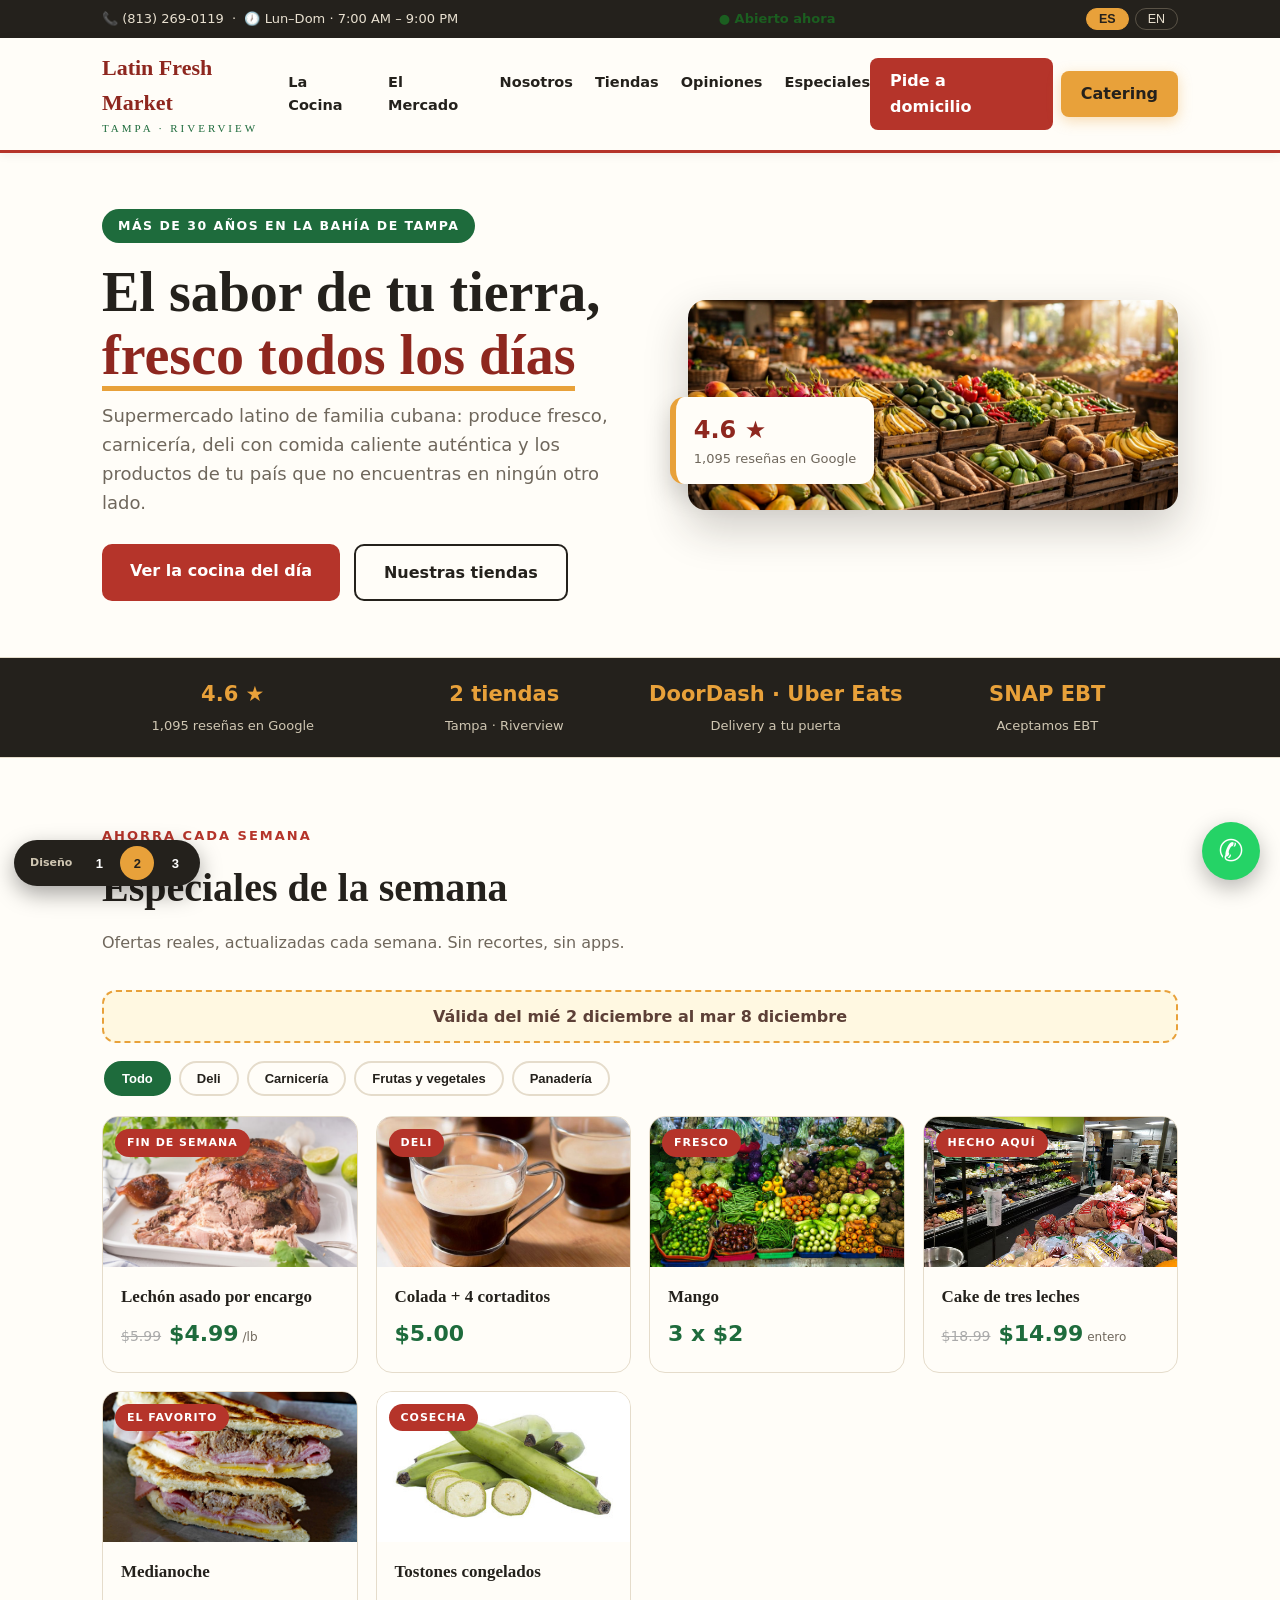
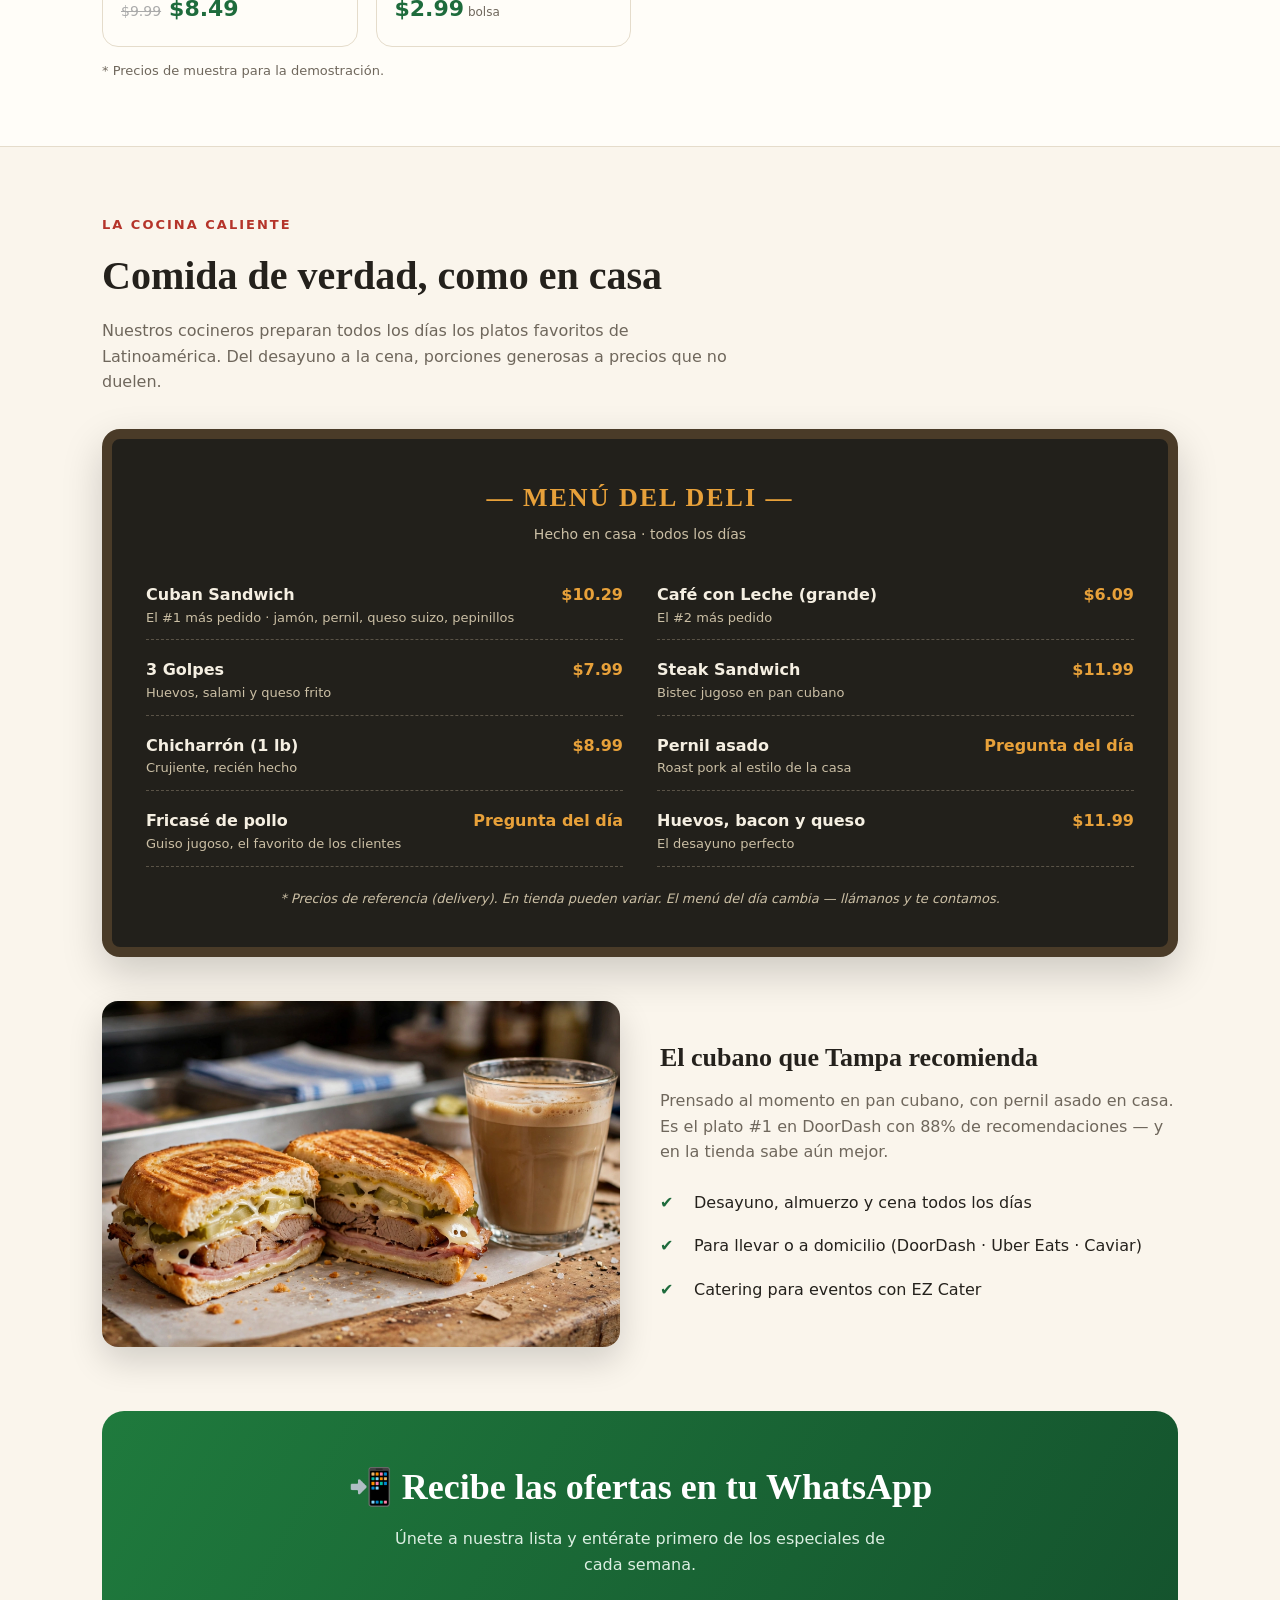
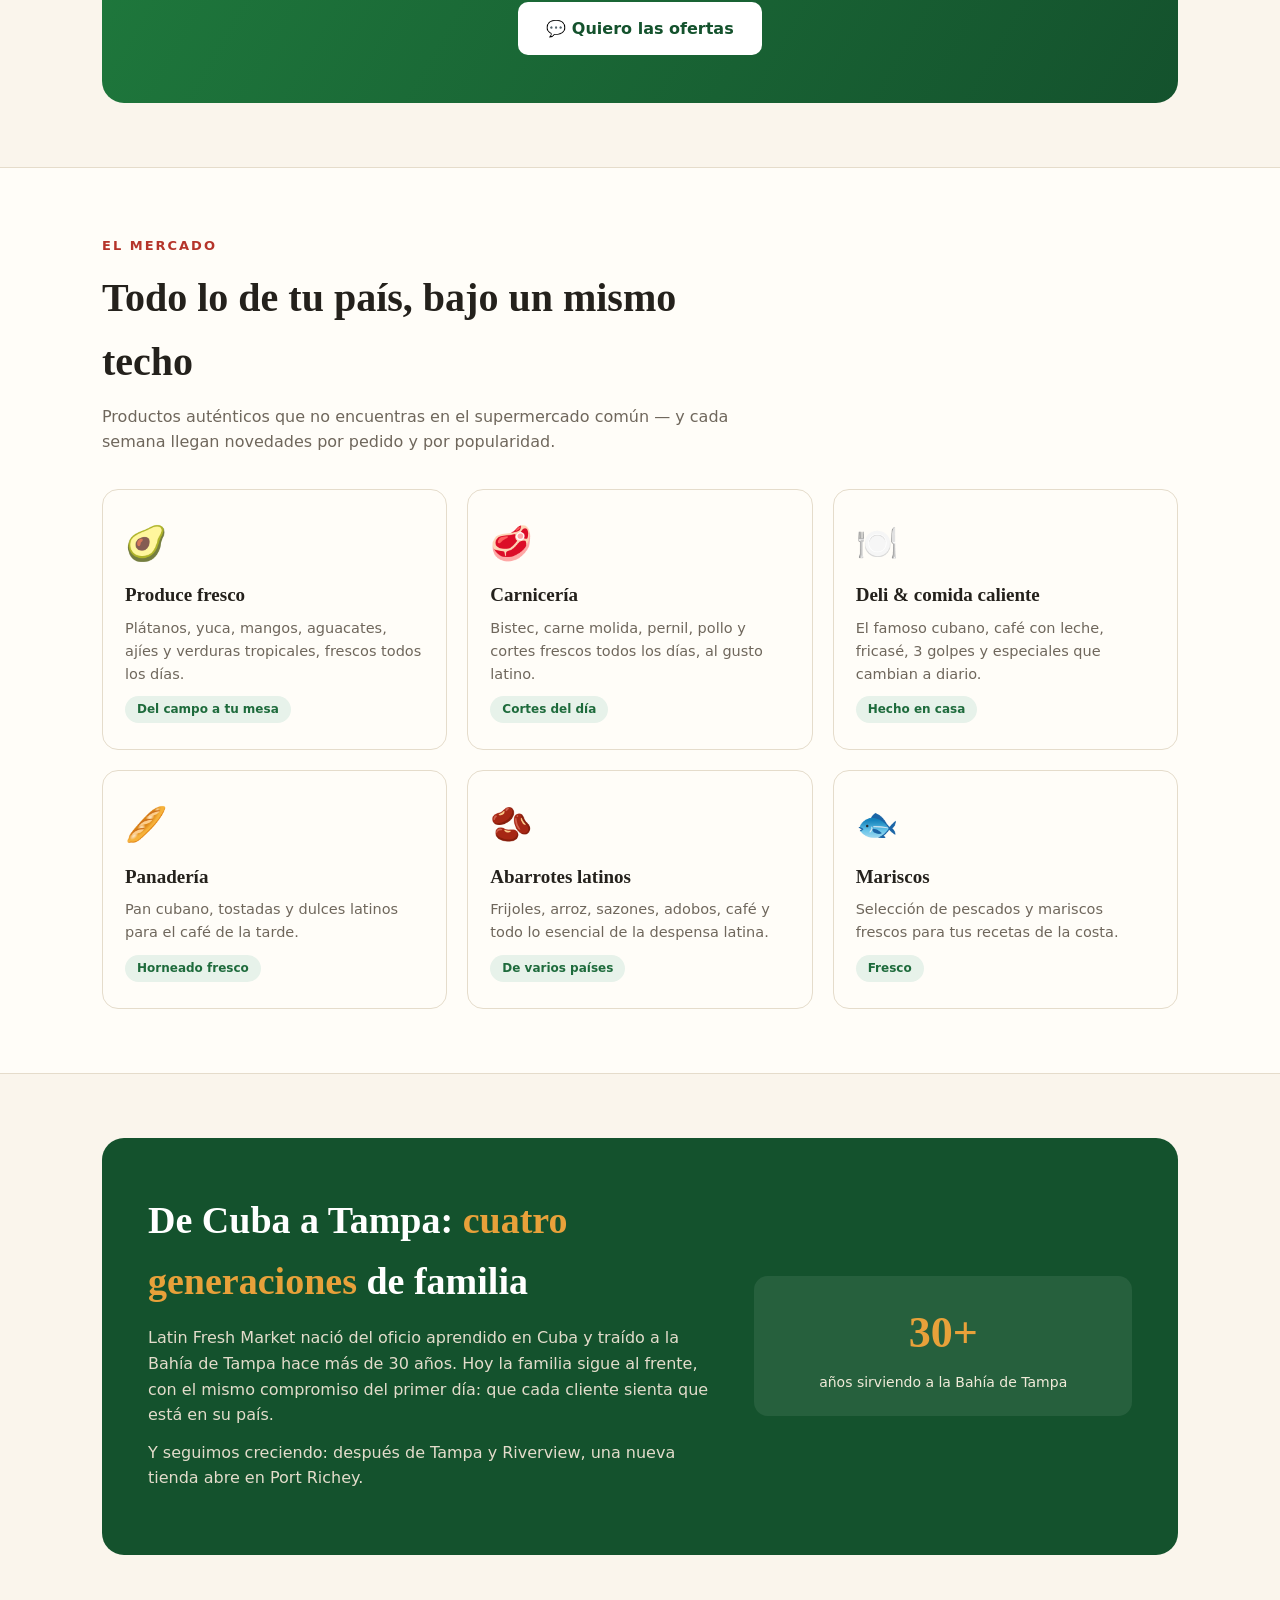
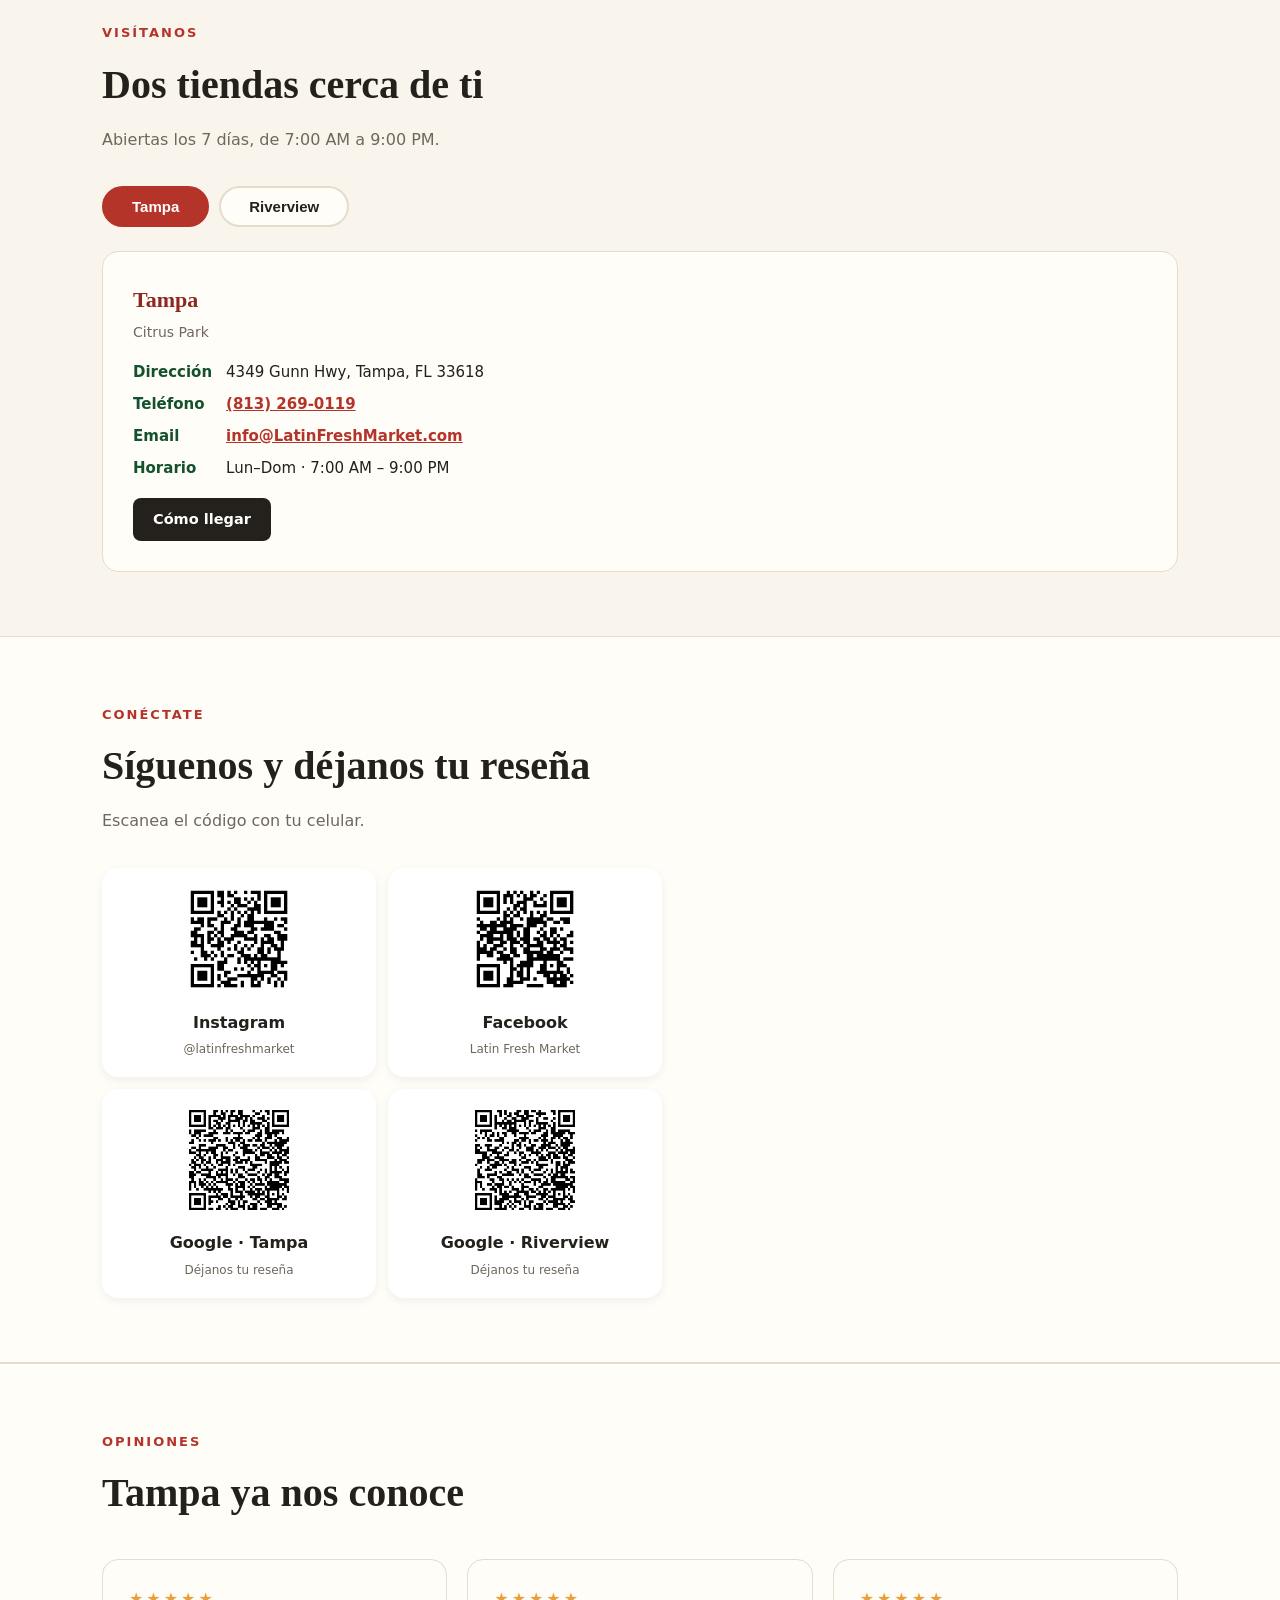
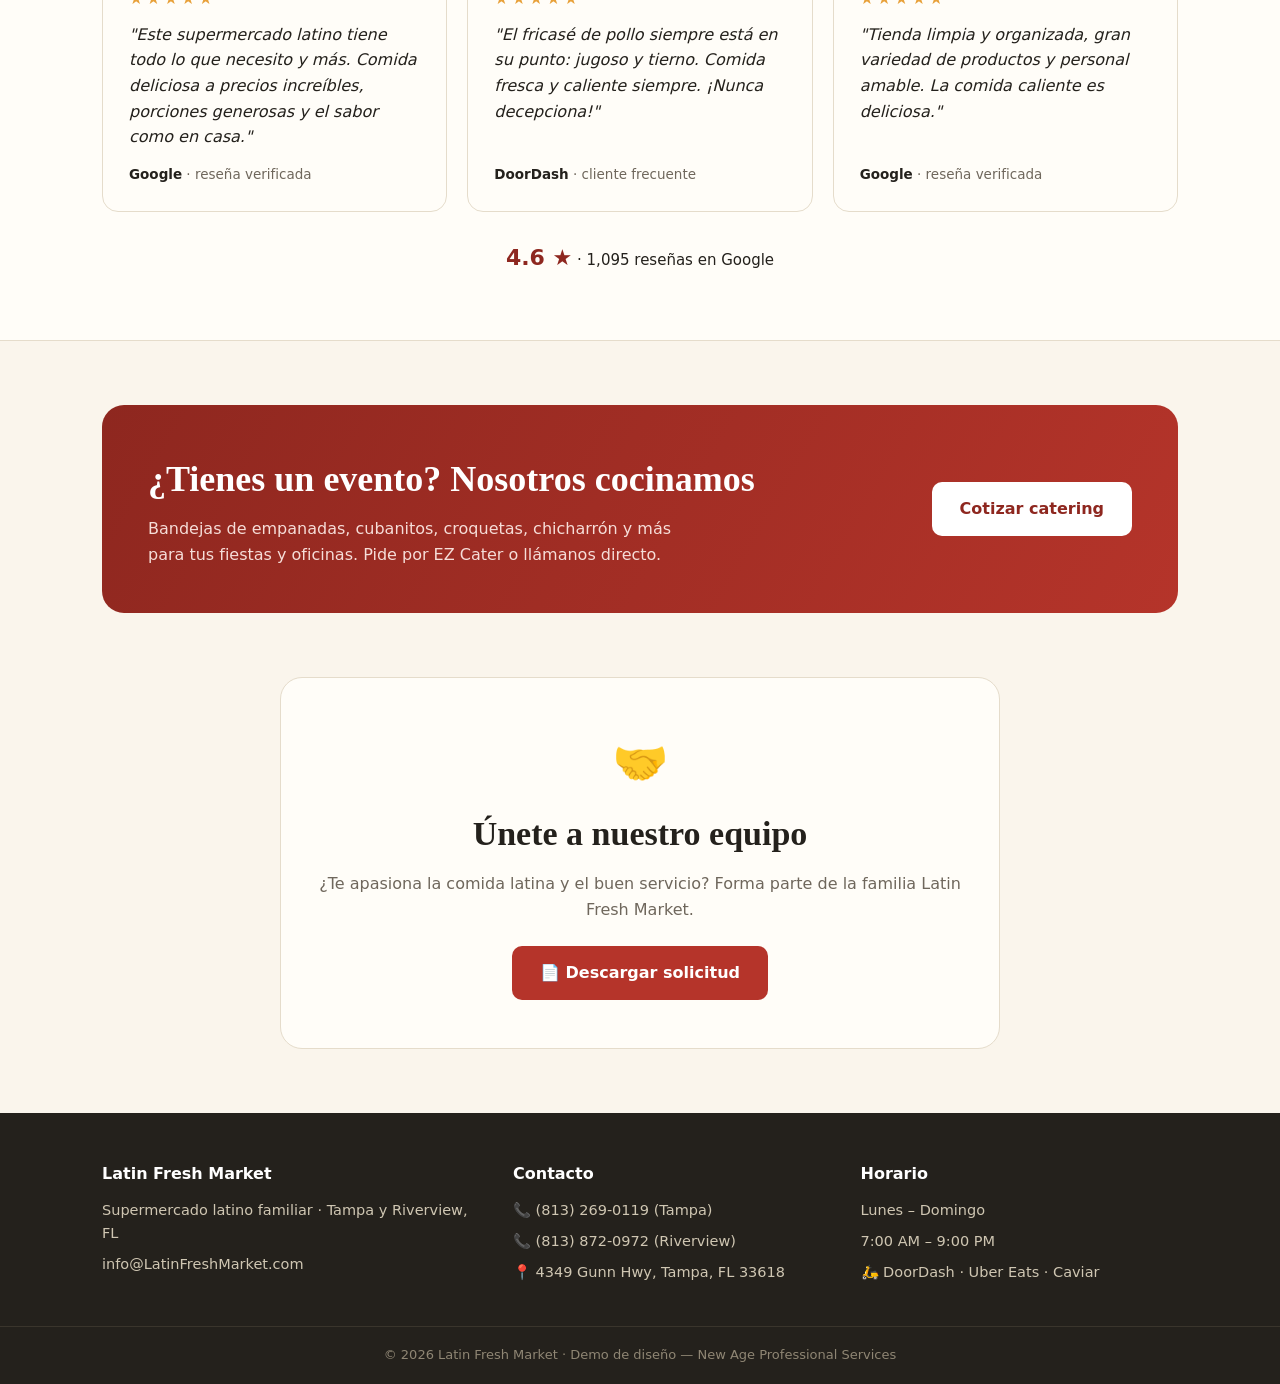
<file: index.html>
<!DOCTYPE html>
<html lang="es">
<head>
<meta charset="utf-8">
<meta name="viewport" content="width=device-width, initial-scale=1"> <meta name="description" content="Latin Fresh Market: supermercado latino en Tampa y Riverview, FL. Especiales semanales, carniceria, deli, panaderia y comida caliente."> <meta property="og:title" content="Latin Fresh Market — El sabor de tu tierra en Tampa"> <meta property="og:description" content="Especiales semanales, carniceria, deli y comida latina hecha en casa. Abierto los 7 dias."> <meta property="og:type" content="website"> <meta property="og:image" content="https://lmanzano86-ui.github.io/demo-latinfresh/imgs/hero-mercado.webp"> <meta name="theme-color" content="#1b5e20"> <link rel="manifest" href="manifest.json"> <script type="application/ld+json">{"@context":"https://schema.org","@graph":[{"@type":"GroceryStore","name":"Latin Fresh Market - Tampa","address":{"@type":"PostalAddress","streetAddress":"4349 Gunn Hwy","addressLocality":"Tampa","addressRegion":"FL","postalCode":"33618"},"telephone":"+1-813-269-0119","openingHours":"Mo-Su 07:00-21:00","priceRange":"$"},{"@type":"GroceryStore","name":"Latin Fresh Market - Riverview","address":{"@type":"PostalAddress","streetAddress":"11357 Big Bend Rd","addressLocality":"Riverview","addressRegion":"FL","postalCode":"33579"},"telephone":"+1-813-872-0972","openingHours":"Mo-Su 07:00-21:00","priceRange":"$"}]}</script>
<script>
function setTheme(n){
  document.getElementById('theme-css').href='theme-v'+n+'.css';
  for(var i=1;i<=3;i++)document.getElementById('th'+i).classList.toggle('on',i===n);
  try{localStorage.setItem('lfm-theme','theme-v'+n+'.css');}catch(e){}
}
(function(){try{var t=localStorage.getItem('lfm-theme');if(t&&/^theme-v[13]\.css$/.test(t)){document.getElementById('theme-css').href=t;var n=parseInt(t.charAt(7),10);for(var i=1;i<=3;i++)document.getElementById('th'+i).classList.toggle('on',i===n);}}catch(e){}})();
</script>
<title>Latin Fresh Market — El sabor de tu tierra en Tampa</title>
<link id="theme-css" rel="stylesheet" href="theme-v2.css">

<style>.cta.gold{background:#e8a13a!important;color:#24211c!important;box-shadow:0 4px 14px rgba(232,161,58,.35);margin-left:8px}.cta.gold:hover{filter:brightness(1.05)}</style>
</head>
<style>
.theme-sw{position:fixed;left:14px;bottom:14px;z-index:200;background:#24211c;color:#fff;border-radius:30px;padding:6px 8px;display:flex;gap:4px;align-items:center;box-shadow:0 8px 22px rgba(0,0,0,.35);font-family:system-ui,Arial,sans-serif}
.theme-sw span{font-size:11px;padding:0 6px 0 8px;color:#cfc6b2;font-weight:700}
.theme-sw button{border:none;background:transparent;color:#fff;min-width:34px;height:34px;border-radius:50%;font-weight:800;cursor:pointer;font-size:13px;padding:0 8px}
.theme-sw button.on{background:#e8a13a;color:#24211c}
</style>
<div class="theme-sw" role="group" aria-label="Cambiar diseño"><span>Diseño</span><button onclick="setTheme(1)" id="th1">1</button><button onclick="setTheme(2)" id="th2" class="on">2</button><button onclick="setTheme(3)" id="th3">3</button></div>
<body>

<div class="util">
  <div class="wrap">
    <span>📞 <a id="util-tel" href="tel:+18132690119">(813) 269-0119</a> &nbsp;·&nbsp; 🕖 <span data-es="Lun–Dom · 7:00 AM – 9:00 PM" data-en="Mon–Sun · 7:00 AM – 9:00 PM">Lun–Dom · 7:00 AM – 9:00 PM</span></span>
    <span id="open-dot" class="open-dot"></span><span class="lang"><button id="btn-es" class="on" onclick="setLang('es')">ES</button><button id="btn-en" onclick="setLang('en')">EN</button></span>
  </div>
</div>

<nav>
  <div class="wrap">
    <a class="brand" href="#">Latin Fresh Market<small>TAMPA · RIVERVIEW</small></a>
    <div class="links">
      <a href="#cocina" data-es="La Cocina" data-en="Hot Deli">La Cocina</a>
      <a href="#mercado" data-es="El Mercado" data-en="The Market">El Mercado</a>
      <a href="#historia" data-es="Nosotros" data-en="Our Story">Nosotros</a>
      <a href="#tiendas" data-es="Tiendas" data-en="Stores">Tiendas</a>
      <a href="#resenas" data-es="Opiniones" data-en="Reviews">Opiniones</a> <a href="#circular" data-es="Especiales" data-en="Specials">Especiales</a>
    </div>
    <a class="cta" href="https://www.doordash.com/en/store/latin-fresh-market-tampa-905441/" target="_blank" rel="noopener" data-es="Pide a domicilio" data-en="Order delivery">Pide a domicilio</a>
      <a class="cta gold" href="catering/" data-es="Catering" data-en="Catering">Catering</a>
  </div>
</nav>

<header class="hero">
  <div class="wrap">
    <div>
      <span class="kicker" data-es="Más de 30 años en la Bahía de Tampa" data-en="30+ years in Tampa Bay">Más de 30 años en la Bahía de Tampa</span>
      <h1 data-es="El sabor de tu tierra, <em>fresco todos los días</em>" data-en="The taste of home, <em>fresh every day</em>">El sabor de tu tierra, <em>fresco todos los días</em></h1>
      <p class="lead" data-es="Supermercado latino de familia cubana: produce fresco, carnicería, deli con comida caliente auténtica y los productos de tu país que no encuentras en ningún otro lado." data-en="Cuban family-owned Latin supermarket: fresh produce, butcher shop, deli with authentic hot food, and the products from your country you can't find anywhere else.">Supermercado latino de familia cubana: produce fresco, carnicería, deli con comida caliente auténtica y los productos de tu país que no encuentras en ningún otro lado.</p>
      <div class="hero-btns">
        <a class="btn red" href="#cocina" data-es="Ver la cocina del día" data-en="See today's hot deli">Ver la cocina del día</a>
        <a class="btn outline" href="#tiendas" data-es="Nuestras tiendas" data-en="Our stores">Nuestras tiendas</a>
      </div>
    </div>
    <figure>
      <img src="imgs/hero-mercado.webp" alt="Produce fresco en Latin Fresh Market">
      <div class="badge-card"><b>4.6 ★</b><span data-es="1,095 reseñas en Google" data-en="1,095 Google reviews">1,095 reseñas en Google</span></div>
    </figure>
  </div>
</header>

<div class="trust">
  <div class="wrap">
    <div><b>4.6 ★</b><span data-es="1,095 reseñas en Google" data-en="1,095 Google reviews">1,095 reseñas en Google</span></div>
    <div><b data-es="2 tiendas" data-en="2 stores">2 tiendas</b><span>Tampa · Riverview</span></div>
    <div><b>DoorDash · Uber Eats</b><span data-es="Delivery a tu puerta" data-en="Delivery to your door">Delivery a tu puerta</span></div>
    <div><b>SNAP EBT</b><span data-es="Aceptamos EBT" data-en="EBT welcome">Aceptamos EBT</span></div>
  </div>
</div>

<section class="block" id="circular" style="background:var(--paper);border-top:1px solid var(--line);border-bottom:1px solid var(--line)"> <div class="wrap"> <div class="sec-head"> <span class="tag" data-es="Ahorra cada semana" data-en="Save every week">Ahorra cada semana</span> <h2 data-es="Especiales de la semana" data-en="Weekly specials">Especiales de la semana</h2> <p data-es="Ofertas reales, actualizadas cada semana. Sin recortes, sin apps." data-en="Real deals, updated weekly. No clippings, no apps.">Ofertas reales, actualizadas cada semana. Sin recortes, sin apps.</p> </div> <div class="circ-banner" id="week-banner"></div> <div class="circ-chips" id="cat-chips"></div> <div class="circ-grid" id="circular-grid"></div> <p style="margin-top:14px;font-size:13px;color:var(--mut)" id="circular-note"></p> </div> </section> <section class="block" id="cocina">
  <div class="wrap">
    <div class="sec-head">
      <span class="tag" data-es="La cocina caliente" data-en="Hot deli">La cocina caliente</span>
      <h2 data-es="Comida de verdad, como en casa" data-en="Real food, like home">Comida de verdad, como en casa</h2>
      <p data-es="Nuestros cocineros preparan todos los días los platos favoritos de Latinoamérica. Del desayuno a la cena, porciones generosas a precios que no duelen." data-en="Our cooks prepare Latin America's favorite dishes every day. From breakfast to dinner, generous portions at prices that don't hurt.">Nuestros cocineros preparan todos los días los platos favoritos de Latinoamérica. Del desayuno a la cena, porciones generosas a precios que no duelen.</p>
    </div>
    <div class="board">
      <h3 data-es="— MENÚ DEL DELI —" data-en="— DELI MENU —">— MENÚ DEL DELI —</h3>
      <p class="sub" data-es="Hecho en casa · todos los días" data-en="Made in-house · every day">Hecho en casa · todos los días</p>
      <div class="menu-grid">
        <div class="item"><span class="n">Cuban Sandwich<small data-es="El #1 más pedido · jamón, pernil, queso suizo, pepinillos" data-en="#1 most ordered · ham, roast pork, Swiss, pickles">El #1 más pedido · jamón, pernil, queso suizo, pepinillos</small></span><span class="p">$10.29</span></div>
        <div class="item"><span class="n">Café con Leche (grande)<small data-es="El #2 más pedido" data-en="#2 most ordered">El #2 más pedido</small></span><span class="p">$6.09</span></div>
        <div class="item"><span class="n">3 Golpes<small data-es="Huevos, salami y queso frito" data-en="Eggs, salami & fried cheese">Huevos, salami y queso frito</small></span><span class="p">$7.99</span></div>
        <div class="item"><span class="n">Steak Sandwich<small data-es="Bistec jugoso en pan cubano" data-en="Juicy steak on Cuban bread">Bistec jugoso en pan cubano</small></span><span class="p">$11.99</span></div>
        <div class="item"><span class="n">Chicharrón (1 lb)<small data-es="Crujiente, recién hecho" data-en="Crispy, fresh-made">Crujiente, recién hecho</small></span><span class="p">$8.99</span></div>
        <div class="item"><span class="n">Pernil asado<small data-es="Roast pork al estilo de la casa" data-en="House-style roast pork">Roast pork al estilo de la casa</small></span><span class="p" data-es="Pregunta del día" data-en="Ask of the day">Pregunta del día</span></div>
        <div class="item"><span class="n">Fricasé de pollo<small data-es="Guiso jugoso, el favorito de los clientes" data-en="Juicy stew, customer favorite">Guiso jugoso, el favorito de los clientes</small></span><span class="p" data-es="Pregunta del día" data-en="Ask of the day">Pregunta del día</span></div>
        <div class="item"><span class="n">Huevos, bacon y queso<small data-es="El desayuno perfecto" data-en="The perfect breakfast">El desayuno perfecto</small></span><span class="p">$11.99</span></div>
      </div>
      <p class="menu-note" data-es="* Precios de referencia (delivery). En tienda pueden variar. El menú del día cambia — llámanos y te contamos." data-en="* Reference prices (delivery). In-store may vary. Daily specials change — call us and we'll tell you.">* Precios de referencia (delivery). En tienda pueden variar. El menú del día cambia — llámanos y te contamos.</p>
    </div>
    <div class="deli-layout">
      <img src="imgs/deli-cubano.webp" alt="Cuban sandwich y café con leche">
      <div>
        <h3 class="serif" style="font-size:26px;margin-bottom:10px" data-es="El cubano que Tampa recomienda" data-en="The Cuban sandwich Tampa recommends">El cubano que Tampa recomienda</h3>
        <p style="color:var(--mut)" data-es="Prensado al momento en pan cubano, con pernil asado en casa. Es el plato #1 en DoorDash con 88% de recomendaciones — y en la tienda sabe aún mejor." data-en="Pressed to order on Cuban bread, with house-roasted pork. It's the #1 dish on DoorDash with 88% recommendations — and it tastes even better in store.">Prensado al momento en pan cubano, con pernil asado en casa. Es el plato #1 en DoorDash con 88% de recomendaciones — y en la tienda sabe aún mejor.</p>
        <ul class="check">
          <li data-es="Desayuno, almuerzo y cena todos los días" data-en="Breakfast, lunch & dinner every day">Desayuno, almuerzo y cena todos los días</li>
          <li data-es="Para llevar o a domicilio (DoorDash · Uber Eats · Caviar)" data-en="Takeout or delivery (DoorDash · Uber Eats · Caviar)">Para llevar o a domicilio (DoorDash · Uber Eats · Caviar)</li>
          <li data-es="Catering para eventos con EZ Cater" data-en="Event catering with EZ Cater">Catering para eventos con EZ Cater</li>
        </ul>
      </div>
    </div>
  </div>
</section>

<section class="block" style="padding-top:0">
  <div class="wrap">
    <div class="wa-band">
      <h2 data-es="📲 Recibe las ofertas en tu WhatsApp" data-en="📲 Get the deals on your WhatsApp">📲 Recibe las ofertas en tu WhatsApp</h2>
      <p data-es="Únete a nuestra lista y entérate primero de los especiales de cada semana." data-en="Join our list and hear first about each week's specials.">Únete a nuestra lista y entérate primero de los especiales de cada semana.</p>
      <a class="btn" href="https://wa.me/18132690119?text=Hola%2C%20quiero%20recibir%20las%20ofertas%20semanales%20de%20Latin%20Fresh%20Market" target="_blank" rel="noopener" data-es="💬 Quiero las ofertas" data-en="💬 I want the deals">💬 Quiero las ofertas</a>
    </div>
  </div>
</section>

<section class="block" id="mercado" style="background:var(--paper);border-top:1px solid var(--line);border-bottom:1px solid var(--line)">
  <div class="wrap">
    <div class="sec-head">
      <span class="tag" data-es="El mercado" data-en="The market">El mercado</span>
      <h2 data-es="Todo lo de tu país, bajo un mismo techo" data-en="Everything from your country, under one roof">Todo lo de tu país, bajo un mismo techo</h2>
      <p data-es="Productos auténticos que no encuentras en el supermercado común — y cada semana llegan novedades por pedido y por popularidad." data-en="Authentic products you won't find at a regular supermarket — with new arrivals every week by request and popularity.">Productos auténticos que no encuentras en el supermercado común — y cada semana llegan novedades por pedido y por popularidad.</p>
    </div>
    <div class="depts">
      <div class="dept"><div class="ic">🥑</div><h3 data-es="Produce fresco" data-en="Fresh produce">Produce fresco</h3><p data-es="Plátanos, yuca, mangos, aguacates, ajíes y verduras tropicales, frescos todos los días." data-en="Plantains, yuca, mangoes, avocados, peppers and tropical vegetables, fresh daily.">Plátanos, yuca, mangos, aguacates, ajíes y verduras tropicales, frescos todos los días.</p><span class="tag2" data-es="Del campo a tu mesa" data-en="Farm to table">Del campo a tu mesa</span></div>
      <div class="dept"><div class="ic">🥩</div><h3 data-es="Carnicería" data-en="Butcher shop">Carnicería</h3><p data-es="Bistec, carne molida, pernil, pollo y cortes frescos todos los días, al gusto latino." data-en="Steak, ground beef, roast pork, chicken and fresh cuts daily, Latin style.">Bistec, carne molida, pernil, pollo y cortes frescos todos los días, al gusto latino.</p><span class="tag2" data-es="Cortes del día" data-en="Daily cuts">Cortes del día</span></div>
      <div class="dept"><div class="ic">🍽️</div><h3 data-es="Deli & comida caliente" data-en="Deli & hot food">Deli & comida caliente</h3><p data-es="El famoso cubano, café con leche, fricasé, 3 golpes y especiales que cambian a diario." data-en="The famous Cuban, café con leche, chicken stew, 3 golpes and rotating daily specials.">El famoso cubano, café con leche, fricasé, 3 golpes y especiales que cambian a diario.</p><span class="tag2" data-es="Hecho en casa" data-en="Made in-house">Hecho en casa</span></div>
      <div class="dept"><div class="ic">🥖</div><h3 data-es="Panadería" data-en="Bakery">Panadería</h3><p data-es="Pan cubano, tostadas y dulces latinos para el café de la tarde." data-en="Cuban bread, toast and Latin sweets for your afternoon coffee.">Pan cubano, tostadas y dulces latinos para el café de la tarde.</p><span class="tag2" data-es="Horneado fresco" data-en="Fresh baked">Horneado fresco</span></div>
      <div class="dept"><div class="ic">🫘</div><h3 data-es="Abarrotes latinos" data-en="Latin groceries">Abarrotes latinos</h3><p data-es="Frijoles, arroz, sazones, adobos, café y todo lo esencial de la despensa latina." data-en="Beans, rice, sazón, adobo, coffee and every Latin pantry essential.">Frijoles, arroz, sazones, adobos, café y todo lo esencial de la despensa latina.</p><span class="tag2" data-es="De varios países" data-en="From many countries">De varios países</span></div>
      <div class="dept"><div class="ic">🐟</div><h3 data-es="Mariscos" data-en="Seafood">Mariscos</h3><p data-es="Selección de pescados y mariscos frescos para tus recetas de la costa." data-en="Fresh fish and seafood selection for your coastal recipes.">Selección de pescados y mariscos frescos para tus recetas de la costa.</p><span class="tag2" data-es="Fresco" data-en="Fresh">Fresco</span></div>
    </div>
  </div>
</section>

<section class="block" id="historia">
  <div class="wrap">
    <div class="story">
      <div>
        <h2 data-es="De Cuba a Tampa: <em>cuatro generaciones</em> de familia" data-en="From Cuba to Tampa: <em>four generations</em> of family">De Cuba a Tampa: <em>cuatro generaciones</em> de familia</h2>
        <p data-es="Latin Fresh Market nació del oficio aprendido en Cuba y traído a la Bahía de Tampa hace más de 30 años. Hoy la familia sigue al frente, con el mismo compromiso del primer día: que cada cliente sienta que está en su país." data-en="Latin Fresh Market was born from a craft learned in Cuba and brought to Tampa Bay over 30 years ago. The family still runs it today, with the same commitment as day one: making every customer feel at home.">Latin Fresh Market nació del oficio aprendido en Cuba y traído a la Bahía de Tampa hace más de 30 años. Hoy la familia sigue al frente, con el mismo compromiso del primer día: que cada cliente sienta que está en su país.</p>
        <p data-es="Y seguimos creciendo: después de Tampa y Riverview, una nueva tienda abre en Port Richey." data-en="And we're still growing: after Tampa and Riverview, a new store is opening in Port Richey.">Y seguimos creciendo: después de Tampa y Riverview, una nueva tienda abre en Port Richey.</p>
      </div>
      <div class="fact"><b>30+</b><span data-es="años sirviendo a la Bahía de Tampa" data-en="years serving Tampa Bay">años sirviendo a la Bahía de Tampa</span></div>
    </div>
  </div>
</section>

<section class="block" id="tiendas" style="padding-top:0">
  <div class="wrap">
    <div class="sec-head">
      <span class="tag" data-es="Visítanos" data-en="Visit us">Visítanos</span>
      <h2 data-es="Dos tiendas cerca de ti" data-en="Two stores near you">Dos tiendas cerca de ti</h2>
      <p data-es="Abiertas los 7 días, de 7:00 AM a 9:00 PM." data-en="Open 7 days a week, 7:00 AM to 9:00 PM.">Abiertas los 7 días, de 7:00 AM a 9:00 PM.</p>
    </div>
    <div class="loc-tabs">
      <button id="tab-tampa" class="on" onclick="setLoc('tampa')">Tampa</button>
      <button id="tab-riverview" onclick="setLoc('riverview')">Riverview</button>
    </div>
    <div class="loc" id="loc-tampa">
      <h3>Tampa</h3><p class="city">Citrus Park</p>
      <dl>
        <dt data-es="Dirección" data-en="Address">Dirección</dt><dd>4349 Gunn Hwy, Tampa, FL 33618</dd>
        <dt data-es="Teléfono" data-en="Phone">Teléfono</dt><dd><a href="tel:+18132690119">(813) 269-0119</a></dd>
        <dt>Email</dt><dd><a href="mailto:info@LatinFreshMarket.com">info@LatinFreshMarket.com</a></dd>
        <dt data-es="Horario" data-en="Hours">Horario</dt><dd data-es="Lun–Dom · 7:00 AM – 9:00 PM" data-en="Mon–Sun · 7:00 AM – 9:00 PM">Lun–Dom · 7:00 AM – 9:00 PM</dd>
      </dl>
      <a class="mapbtn" href="https://www.google.com/maps/search/?api=1&query=Latin+Fresh+Market+4349+Gunn+Hwy+Tampa+FL+33618" target="_blank" rel="noopener" data-es="Cómo llegar" data-en="Get directions">Cómo llegar</a>
    </div>
    <div class="loc" id="loc-riverview" style="display:none">
      <h3>Riverview</h3><p class="city">Big Bend</p>
      <dl>
        <dt data-es="Dirección" data-en="Address">Dirección</dt><dd>11357 Big Bend Rd, Riverview, FL 33579</dd>
        <dt data-es="Teléfono" data-en="Phone">Teléfono</dt><dd><a href="tel:+18138720972">(813) 872-0972</a></dd>
        <dt>Email</dt><dd><a href="mailto:riverview@latinfreshmarket.com">riverview@latinfreshmarket.com</a></dd>
        <dt data-es="Horario" data-en="Hours">Horario</dt><dd data-es="Lun–Dom · 7:00 AM – 9:00 PM" data-en="Mon–Sun · 7:00 AM – 9:00 PM">Lun–Dom · 7:00 AM – 9:00 PM</dd>
      </dl>
      <a class="mapbtn" href="https://www.google.com/maps/search/?api=1&query=Latin+Fresh+Market+11357+Big+Bend+Rd+Riverview+FL" target="_blank" rel="noopener" data-es="Cómo llegar" data-en="Get directions">Cómo llegar</a>
    </div>
  </div>
</section>

<section class="block" id="siguenos" style="background:var(--paper);border-top:1px solid var(--line);border-bottom:1px solid var(--line)">
  <div class="wrap">
    <div class="sec-head">
      <span class="tag" data-es="Conéctate" data-en="Connect">Conéctate</span>
      <h2 data-es="Síguenos y déjanos tu reseña" data-en="Follow us and leave a review">Síguenos y déjanos tu reseña</h2>
      <p data-es="Escanea el código con tu celular." data-en="Scan the code with your phone.">Escanea el código con tu celular.</p>
    </div>
    <div style="display:grid;grid-template-columns:repeat(2,1fr);gap:12px;max-width:560px">
      <a href="https://www.instagram.com/latinfreshmarket" target="_blank" rel="noopener" style="background:#fff;border-radius:16px;padding:16px;text-align:center;text-decoration:none;color:inherit;box-shadow:0 3px 10px rgba(0,0,0,.06)">
        <img src="qr/qr-instagram.png" alt="QR Instagram" style="width:110px;height:110px">
        <b style="display:block;margin-top:8px">Instagram</b>
        <span style="font-size:12px;color:var(--mut)">@latinfreshmarket</span>
      </a>
      <a href="https://www.facebook.com/2057436634556362" target="_blank" rel="noopener" style="background:#fff;border-radius:16px;padding:16px;text-align:center;text-decoration:none;color:inherit;box-shadow:0 3px 10px rgba(0,0,0,.06)">
        <img src="qr/qr-facebook.png" alt="QR Facebook" style="width:110px;height:110px">
        <b style="display:block;margin-top:8px">Facebook</b>
        <span style="font-size:12px;color:var(--mut)">Latin Fresh Market</span>
      </a>
      <a href="https://www.google.com/maps/search/?api=1&query=Latin+Fresh+Market+4349+Gunn+Hwy+Tampa+FL+33618" target="_blank" rel="noopener" style="background:#fff;border-radius:16px;padding:16px;text-align:center;text-decoration:none;color:inherit;box-shadow:0 3px 10px rgba(0,0,0,.06)">
        <img src="qr/qr-google-tampa.png" alt="QR Google Tampa" style="width:110px;height:110px">
        <b style="display:block;margin-top:8px">Google · Tampa</b>
        <span style="font-size:12px;color:var(--mut)" data-es="Déjanos tu reseña" data-en="Leave us a review">Déjanos tu reseña</span>
      </a>
      <a href="https://www.google.com/maps/search/?api=1&query=Latin+Fresh+Market+11357+Big+Bend+Rd+Riverview+FL" target="_blank" rel="noopener" style="background:#fff;border-radius:16px;padding:16px;text-align:center;text-decoration:none;color:inherit;box-shadow:0 3px 10px rgba(0,0,0,.06)">
        <img src="qr/qr-google-riverview.png" alt="QR Google Riverview" style="width:110px;height:110px">
        <b style="display:block;margin-top:8px">Google · Riverview</b>
        <span style="font-size:12px;color:var(--mut)" data-es="Déjanos tu reseña" data-en="Leave us a review">Déjanos tu reseña</span>
      </a>
    </div>
  </div>
</section>

<section class="block" id="resenas" style="background:var(--paper);border-top:1px solid var(--line);border-bottom:1px solid var(--line)">
  <div class="wrap">
    <div class="sec-head">
      <span class="tag" data-es="Opiniones" data-en="Reviews">Opiniones</span>
      <h2 data-es="Tampa ya nos conoce" data-en="Tampa already knows us">Tampa ya nos conoce</h2>
    </div>
    <div class="revs">
      <div class="rev"><div class="stars">★★★★★</div><p data-es="“Este supermercado latino tiene todo lo que necesito y más. Comida deliciosa a precios increíbles, porciones generosas y el sabor como en casa.”" data-en="“This Latin supermarket has everything I need and more. Delicious food at amazing prices, generous portions, and flavor just like home.”">"Este supermercado latino tiene todo lo que necesito y más. Comida deliciosa a precios increíbles, porciones generosas y el sabor como en casa."</p><div class="who"><b>Google</b> · <span data-es="reseña verificada" data-en="verified review">reseña verificada</span></div></div>
      <div class="rev"><div class="stars">★★★★★</div><p data-es="“El fricasé de pollo siempre está en su punto: jugoso y tierno. Comida fresca y caliente siempre. ¡Nunca decepciona!”" data-en="“The chicken fricasé is always on point: juicy and tender. Fresh hot food every time. Never disappoints!”">"El fricasé de pollo siempre está en su punto: jugoso y tierno. Comida fresca y caliente siempre. ¡Nunca decepciona!"</p><div class="who"><b>DoorDash</b> · <span data-es="cliente frecuente" data-en="repeat customer">cliente frecuente</span></div></div>
      <div class="rev"><div class="stars">★★★★★</div><p data-es="“Tienda limpia y organizada, gran variedad de productos y personal amable. La comida caliente es deliciosa.”" data-en="“Clean, organized store, wide variety of products and friendly staff. The hot food is delicious.”">"Tienda limpia y organizada, gran variedad de productos y personal amable. La comida caliente es deliciosa."</p><div class="who"><b>Google</b> · <span data-es="reseña verificada" data-en="verified review">reseña verificada</span></div></div>
    </div>
    <p class="g-badge"><b>4.6 ★</b> · <span data-es="1,095 reseñas en Google" data-en="1,095 Google reviews">1,095 reseñas en Google</span></p>
  </div>
</section>

<section class="block">
  <div class="wrap">
    <div class="cater">
      <div>
        <h2 data-es="¿Tienes un evento? Nosotros cocinamos" data-en="Having an event? We cook">¿Tienes un evento? Nosotros cocinamos</h2>
        <p data-es="Bandejas de empanadas, cubanitos, croquetas, chicharrón y más para tus fiestas y oficinas. Pide por EZ Cater o llámanos directo." data-en="Trays of empanadas, mini Cubans, croquettes, chicharrón and more for your parties and offices. Order via EZ Cater or call us directly.">Bandejas de empanadas, cubanitos, croquetas, chicharrón y más para tus fiestas y oficinas. Pide por EZ Cater o llámanos directo.</p>
      </div>
      <a class="btn" href="catering/" data-es="Cotizar catering" data-en="Get catering quote">Cotizar catering</a>
    </div>
  </div>
</section>

<section class="block" style="padding-top:0">
  <div class="wrap">
    <div class="join">
      <div class="em">🤝</div>
      <h2 data-es="Únete a nuestro equipo" data-en="Join our team">Únete a nuestro equipo</h2>
      <p data-es="¿Te apasiona la comida latina y el buen servicio? Forma parte de la familia Latin Fresh Market." data-en="Love Latin food and great service? Join the Latin Fresh Market family.">¿Te apasiona la comida latina y el buen servicio? Forma parte de la familia Latin Fresh Market.</p>
      <a class="btn red" href="https://www.latinfreshmarket.com/_files/ugd/c7c17c_bcb713dc236541abaf9e0b2b16ae3ff2.pdf" target="_blank" rel="noopener" data-es="📄 Descargar solicitud" data-en="📄 Download application">📄 Descargar solicitud</a>
    </div>
  </div>
</section>

<footer>
  <div class="wrap">
    <div>
      <h4>Latin Fresh Market</h4>
      <p data-es="Supermercado latino familiar · Tampa y Riverview, FL" data-en="Family-owned Latin supermarket · Tampa & Riverview, FL">Supermercado latino familiar · Tampa y Riverview, FL</p>
      <p><a href="mailto:info@LatinFreshMarket.com">info@LatinFreshMarket.com</a></p>
    </div>
    <div>
      <h4 data-es="Contacto" data-en="Contact">Contacto</h4>
      <ul>
        <li>📞 <a href="tel:+18132690119">(813) 269-0119</a> <span data-es="(Tampa)" data-en="(Tampa)">(Tampa)</span></li>
        <li>📞 <a href="tel:+18138720972">(813) 872-0972</a> <span data-es="(Riverview)" data-en="(Riverview)">(Riverview)</span></li>
        <li>📍 4349 Gunn Hwy, Tampa, FL 33618</li>
      </ul>
    </div>
    <div>
      <h4 data-es="Horario" data-en="Hours">Horario</h4>
      <ul>
        <li data-es="Lunes – Domingo" data-en="Monday – Sunday">Lunes – Domingo</li>
        <li>7:00 AM – 9:00 PM</li>
        <li>🛵 DoorDash · Uber Eats · Caviar</li>
      </ul>
    </div>
  </div>
  <div class="copy">© 2026 Latin Fresh Market · <span data-es="Demo de diseño — New Age Professional Services" data-en="Design demo — New Age Professional Services">Demo de diseño — New Age Professional Services</span></div>
</footer>

<a class="wa" href="https://wa.me/18132690119" target="_blank" rel="noopener" aria-label="WhatsApp">✆</a> <script src="js/circular.js"></script>

<script>
var LOC={
  tampa:{tel:'tel:+18132690119',txt:'(813) 269-0119'},
  riverview:{tel:'tel:+18138720972',txt:'(813) 872-0972'}
};
function setLoc(k){
  document.getElementById('loc-tampa').style.display=k==='tampa'?'block':'none';
  document.getElementById('loc-riverview').style.display=k==='riverview'?'block':'none';
  document.getElementById('tab-tampa').className=k==='tampa'?'on':'';
  document.getElementById('tab-riverview').className=k==='riverview'?'on':'';
  var t=document.getElementById('util-tel');
  if(t){t.href=LOC[k].tel;t.textContent=LOC[k].txt;}
}
function setLang(l){
  document.documentElement.lang=l;
  document.querySelectorAll('[data-es]').forEach(el=>{
    el.innerHTML = (l==='es'?el.getAttribute('data-es'):el.getAttribute('data-en'))||el.innerHTML;
  });
  document.getElementById('btn-es').classList.toggle('on',l==='es');
  document.getElementById('btn-en').classList.toggle('on',l==='en');
}
</script>
<script> var CIRC_LANG='es', CIRC_CAT='todas'; var MESES={es:["enero","febrero","marzo","abril","mayo","junio","julio","agosto","septiembre","octubre","noviembre","diciembre"],en:["January","February","March","April","May","June","July","August","September","October","November","December"]}; function miercolesActual(){var d=new Date();var diff=(d.getDay()+7-3)%7;d.setDate(d.getDate()-diff);d.setHours(0,0,0,0);return d;} function indiceSemana(){var ini=new Date(CIRCULAR.inicio_ciclo+"T00:00:00");var s=Math.floor((miercolesActual()-ini)/(7*24*3600*1000));var n=CIRCULAR.semanas.length;return ((s%n)+n)%n;} function fmtCorta(d,l){var dias={es:["dom","lun","mar","mié","jue","vie","sáb"],en:["Sun","Mon","Tue","Wed","Thu","Fri","Sat"]};return dias[l][d.getDay()]+" "+d.getDate()+" "+MESES[l][d.getMonth()];} function renderCircular(){if(typeof CIRCULAR==="undefined")return;var L=CIRC_LANG,sem=CIRCULAR.semanas[indiceSemana()];var mie=miercolesActual(),mar=new Date(mie);mar.setDate(mar.getDate()+6);var b=document.getElementById('week-banner');if(b)b.textContent=(L==='es'?"Válida del ":"Valid ")+fmtCorta(mie,L)+(L==='es'?" al ":" to ")+fmtCorta(mar,L);var ch=document.getElementById('cat-chips');if(ch){var h="";Object.keys(CIRC_CATS).forEach(function(k){h+='<button class="circ-chip'+(CIRC_CAT===k?' on':'')+'" onclick="CIRC_CAT=&#39;'+k+'&#39;;renderCircular()">'+CIRC_CATS[k][L]+'</button>';});ch.innerHTML=h;}var g=document.getElementById('circular-grid');if(g){var items=sem.items.filter(function(it){return CIRC_CAT==='todas'||it.cat===CIRC_CAT;});g.innerHTML=items.map(function(it){var antes=it.antes?'<s>'+it.antes+'</s>':'';var u=it['unidad_'+L]?'<small> '+it['unidad_'+L]+'</small>':'';return '<div class="circ-card"><span class="cbadge">'+it['badge_'+L]+'</span><img src="'+it.img+'" alt="'+it['nombre_'+L]+'" loading="lazy"><div class="cbody"><h3>'+it['nombre_'+L]+'</h3><div class="cprice">'+antes+it.precio+u+'</div></div></div>';}).join('');}var n=document.getElementById('circular-note');if(n)n.textContent=(L==='es'?CIRCULAR.nota_demo_es:CIRCULAR.nota_demo_en);var h=new Date().getHours(),ab=h>=7&&h<21,el=document.getElementById('open-dot');if(el){el.textContent=ab?(CIRC_LANG==='es'?"● Abierto ahora":"● Open now"):(CIRC_LANG==='es'?"● Cerrado":"● Closed");el.className='open-dot '+(ab?'open':'closed');}} var _setLang=setLang;setLang=function(l){_setLang(l);CIRC_LANG=l;renderCircular();}; renderCircular(); </script> </body>
</html>
</file>
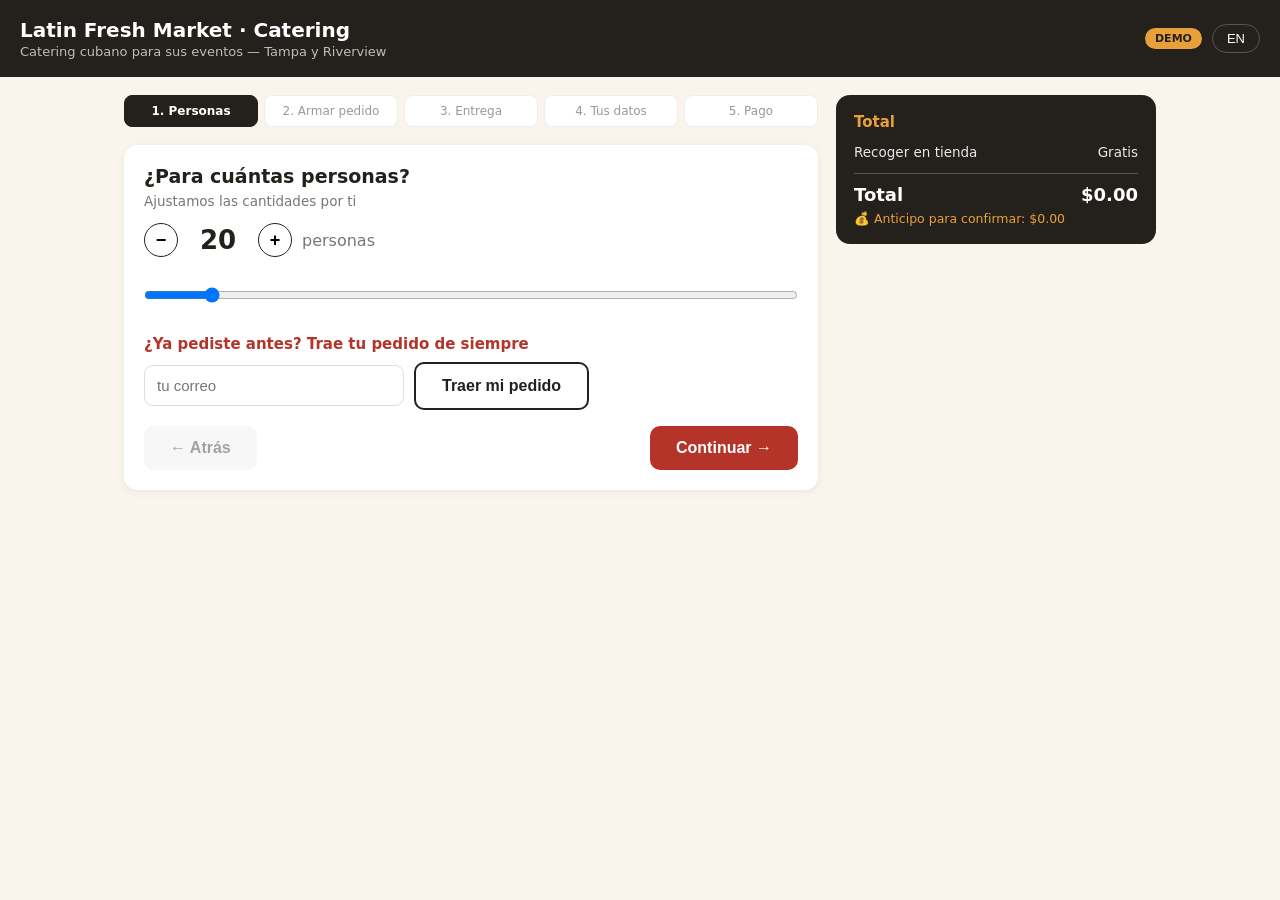
<file: catering/index.html>
<!DOCTYPE html>
<html lang="es">
<head>
<meta charset="utf-8">
<meta name="viewport" content="width=device-width,initial-scale=1">
<title>Catering</title>
<style>
*{box-sizing:border-box}body{font-family:system-ui,-apple-system,"Segoe UI",Roboto,Arial,sans-serif;margin:0;background:#faf5ec;color:#24211c}
:root{--pri:#b5342a;--acc:#e8a13a;--dark:#24211c}
header{background:var(--dark);color:#fff;padding:18px 20px;display:flex;justify-content:space-between;align-items:center;flex-wrap:wrap;gap:10px}
header h1{margin:0;font-size:20px}header p{margin:2px 0 0;color:#bdbdbd;font-size:13px}
.lang{background:transparent;border:1px solid #555;color:#fff;border-radius:20px;padding:6px 14px;cursor:pointer;font-size:13px}
.wrap{max-width:1060px;margin:0 auto;padding:18px 14px 90px;display:grid;grid-template-columns:1fr 320px;gap:18px}
@media(max-width:860px){.wrap{grid-template-columns:1fr}}
.card{background:#fff;border-radius:14px;padding:20px;box-shadow:0 2px 10px rgba(0,0,0,.06);margin-bottom:16px}
.steps{display:flex;gap:6px;margin-bottom:18px;flex-wrap:wrap}
.step-dot{flex:1;min-width:90px;text-align:center;font-size:12px;color:#999;padding:8px 4px;border-radius:8px;background:#fff;border:1px solid #eee}
.step-dot.on{background:var(--dark);color:#fff;border-color:var(--dark);font-weight:700}
.step-dot.done{background:#e8f5e9;color:#2e7d32;border-color:#c8e6c9}
h2{margin:0 0 6px;font-size:19px}h3{margin:16px 0 8px;font-size:15px;color:var(--pri)}
.sub{color:#777;font-size:13.5px;margin:0 0 14px}
.btn{display:inline-block;background:var(--pri);color:#fff;border:0;border-radius:10px;padding:13px 26px;font-size:16px;font-weight:700;cursor:pointer}
.btn.sec{background:#fff;color:var(--dark);border:2px solid var(--dark)}
.btn.ghost{background:#eee;color:#333}
.btn:disabled{opacity:.45;cursor:default}
.row{display:flex;gap:10px;flex-wrap:wrap;align-items:center}
input,select,textarea{width:100%;padding:11px 12px;border:1.5px solid #ddd;border-radius:9px;font-size:15px;margin:4px 0}
label.fl{display:block;font-size:13px;font-weight:600;margin-top:10px}
.grid2{display:grid;grid-template-columns:1fr 1fr;gap:10px}@media(max-width:560px){.grid2{grid-template-columns:1fr}}
.pkg,.mi{border:1.5px solid #eee;border-radius:12px;padding:14px;margin-bottom:10px}
.pkg.sel,.mi.sel{border-color:var(--acc);background:#fffdf5}
.pkg h4,.mi h4{margin:0 0 4px;font-size:15.5px}.pkg .pp{font-weight:800;color:var(--pri);font-size:17px}
.mi .desc{font-size:13px;color:#666;margin:2px 0 8px}
.qty{display:flex;align-items:center;gap:10px}.qty button{width:34px;height:34px;border-radius:50%;border:1.5px solid var(--dark);background:#fff;font-size:18px;cursor:pointer;font-weight:700}
.qty b{min-width:28px;text-align:center;font-size:16px}
.tier{border:2px solid #eee;border-radius:12px;padding:14px;margin-bottom:10px;cursor:pointer}
.tier.sel{border-color:var(--pri);background:#fff8f6}
.tier h4{margin:0 0 4px}.tier .fee{font-weight:700;color:var(--pri)}
.meter{height:12px;background:#eee;border-radius:6px;overflow:hidden;margin:8px 0}
.meter i{display:block;height:100%;background:var(--acc);border-radius:6px;transition:width .3s}
.meter.ok i{background:#2e7d32}
.sum{background:var(--dark);color:#fff;border-radius:14px;padding:18px;position:sticky;top:14px}
.sum h3{color:var(--acc);margin:0 0 10px}
.sum .ln{display:flex;justify-content:space-between;font-size:13.5px;padding:3px 0;color:#e8e8e8}
.sum .tot{display:flex;justify-content:space-between;font-size:18px;font-weight:800;border-top:1px solid #555;margin-top:10px;padding-top:10px}
.sum .dep{font-size:12.5px;color:var(--acc);margin-top:6px}
.coupon{display:flex;gap:8px;margin-top:10px}.coupon input{margin:0}
.alert{background:#fff3e0;border:1px solid #ffcc80;border-radius:10px;padding:12px 14px;font-size:14px;margin:12px 0}
.okmsg{background:#e8f5e9;border:1px solid #a5d6a7;border-radius:12px;padding:18px;text-align:center}
.okmsg .code{font-size:26px;font-weight:800;letter-spacing:1px;color:var(--pri);margin:10px 0}
.hide{display:none!important}
.wa{background:#25d366;color:#fff;border:0;border-radius:10px;padding:12px 20px;font-weight:700;cursor:pointer;font-size:15px;text-decoration:none;display:inline-block}
table{width:100%;border-collapse:collapse;font-size:13.5px}td,th{padding:8px;border-bottom:1px solid #eee;text-align:left}
.cat{font-size:12px;text-transform:uppercase;letter-spacing:1px;color:#999;margin:18px 0 8px;font-weight:700}
</style>
</head>
<body>
<header>
<div><h1 id="b-name">Catering</h1><p id="b-tag"></p></div>
<span style="display:flex;gap:10px;align-items:center"><span style="background:#e8a13a;color:#24211c;font-size:11px;font-weight:800;padding:4px 10px;border-radius:12px">DEMO</span><button class="lang" id="langbtn">EN</button></span>
</header>
<div class="wrap">
<div>
<div class="steps" id="steps"></div>
<div id="pane"></div>
</div>
<div><div class="sum" id="sumbox"></div></div>
</div>
<script>
const DEMO_CFG = {"slug": "latin-fresh", "name": "Latin Fresh Market", "tagline": "Catering cubano para sus eventos — Tampa y Riverview", "phone": "+18132690119", "phoneDisplay": "(813) 269-0119", "whatsapp": "18132690119", "address": "4349 Gunn Hwy, Tampa, FL 33618", "timezone": "America/New_York", "currency": "USD", "locale": "es", "theme": {"accent": "#e8a13a", "cream": "#faf5ec", "dark": "#24211c", "primary": "#b5342a"}, "fulfillment": {"delivery": {"enabled": true, "fee": 25, "freeOver": 300, "label": "Entrega a domicilio/oficina", "leadTimeHours": 24, "windows": ["09:00-11:00", "11:00-13:00", "13:00-15:00", "15:00-17:00"]}, "pickup": {"enabled": true, "label": "Recoger en tienda", "leadTimeHours": 4}, "setup": {"desc": "Llevamos todo, montamos el buffet con calentadores y utensilios, y nos retiramos.", "enabled": true, "fee": 75, "label": "Montaje completo (buffet)", "leadTimeHours": 48}}, "leadTimeRules": [{"leadTimeHours": 48, "minTotal": 500}, {"leadTimeHours": 72, "minTotal": 1500}], "quoteThreshold": {"people": 50, "total": 1500}, "menu": [{"category": "Bandejas calientes", "desc": "Nuestra famosa ropa vieja, cocinada lento por 6 horas", "id": "ropa-vieja", "name": "Ropa vieja", "sizes": [{"feeds": "8-10", "id": "half", "label": "Media bandeja", "price": 65}, {"feeds": "18-20", "id": "full", "label": "Bandeja completa", "price": 120}]}, {"category": "Bandejas calientes", "desc": "Pierna de cerdo marinada en mojo criollo", "id": "lechon", "name": "Lechón asado", "sizes": [{"feeds": "8-10", "id": "half", "label": "Media bandeja", "price": 70}, {"feeds": "18-20", "id": "full", "label": "Bandeja completa", "price": 130}]}, {"category": "Acompañamientos", "desc": "Arroz con frijoles negros, el clásico", "id": "con gri", "name": "Arroz congrí", "sizes": [{"feeds": "10-12", "id": "half", "label": "Media bandeja", "price": 35}, {"feeds": "22-25", "id": "full", "label": "Bandeja completa", "price": 60}]}, {"category": "Frituras", "desc": "Por docenas, recién hechas", "id": "croquetas", "name": "Croquetas de jamón", "sizes": [{"feeds": "6-8", "id": "dz", "label": "Docena", "price": 14}, {"feeds": "24-30", "id": "4dz", "label": "4 docenas", "price": 48}]}, {"category": "Frituras", "desc": "Carne, pollo o queso", "id": "empanadas", "name": "Empanadas", "sizes": [{"feeds": "6-8", "id": "dz", "label": "Docena", "price": 22}, {"feeds": "24-30", "id": "4dz", "label": "4 docenas", "price": 78}]}, {"category": "Postres", "desc": "Entero, para compartir", "id": "flan", "name": "Flan cubano", "sizes": [{"feeds": "10-12", "id": "uno", "label": "1 flan entero", "price": 28}]}], "packages": [{"desc": "El favorito de las oficinas", "id": "almuerzo-cubano", "includes": ["Arroz congrí o blanco", "Ropa vieja o lechón asado", "Yuca con mojo o plátanos", "Pan cubano", "Postre del día"], "minPeople": 10, "name": "Almuerzo cubano", "perPerson": 14.95}, {"desc": "Para cumpleaños y reuniones", "id": "picadera-fiesta", "includes": ["Croquetas (2 p/p)", "Empanadas (1 p/p)", "Papa rellena (1 p/p)", "Salsas de la casa"], "minPeople": 15, "name": "Picadera de fiesta", "perPerson": 11.95}, {"desc": "Empiece la reunión con energía", "id": "desayuno", "includes": ["Huevos revueltos", "Papas", "Pan cubano con mantequilla", "Café cubano y jugo"], "minPeople": 10, "name": "Desayuno latino", "perPerson": 9.95}], "payments": [{"id": "mock", "label": "Tarjeta (demo)"}, {"id": "manual", "label": "Pagar en el local"}], "deposit": {"type": "percent", "value": 25}, "minOrder": 75};
// --- MODO DEMO ESTÁTICA: sin backend, todo local ---
const _orders = JSON.parse(localStorage.getItem('demo-orders') || '[]');
function parseFeeds(f){ if(!f) return [0,0]; const n=String(f).match(/\d+/g); if(!n) return [0,0]; return n.length===1?[+n[0],+n[0]]:[+n[0],+n[1]]; }
function demoPrice(body){
  const items=body.items||[], pkgs=body.packages||[], ful=body.fulfillment||'pickup';
  const menu=DEMO_CFG.menu, lines=[]; let sub=0, fMin=0, fMax=0;
  for(const it of items){ const m=menu.find(x=>x.id===it.menuId); const sz=(m.sizes||[]).find(s=>s.id===it.sizeId)||m.sizes[0];
    const q=Math.max(1,Math.min(99,parseInt(it.qty)||1)); const lt=+(sz.price*q).toFixed(2); sub+=lt;
    const [a,b2]=parseFeeds(sz.feeds); fMin+=a*q; fMax+=b2*q;
    lines.push({kind:'item',name:m.name,size:sz.label,qty:q,unitPrice:sz.price,total:lt,feeds:sz.feeds}); }
  let pkgP=0;
  for(const p of pkgs){ const P=(DEMO_CFG.packages||[]).find(x=>x.id===p.packageId); const n=Math.max(P.minPeople||1,parseInt(p.people)||0);
    const lt=+(P.perPerson*n).toFixed(2); sub+=lt; pkgP+=n; lines.push({kind:'package',name:P.name,people:n,unitPrice:P.perPerson,total:lt}); }
  const tP=Math.max(body.people||0,pkgP); sub=+sub.toFixed(2);
  let disc=0, coupon=null; const code=String(body.couponCode||'').trim().toUpperCase();
  if(code){ coupon=(DEMO_CFG.coupons||[]).find(c=>c.code.toUpperCase()===code&&c.enabled!==false);
    if(!coupon) return {error:'Cupón no válido'};
    if(coupon.minSubtotal&&sub<coupon.minSubtotal) return {error:'Este cupón requiere $'+coupon.minSubtotal+' mínimo'};
    disc=coupon.type==='percent'?+(sub*coupon.value/100).toFixed(2):Math.min(sub,coupon.value); }
  const sub2=+(sub-disc).toFixed(2);
  const f=(DEMO_CFG.fulfillment||{})[ful]||{}; let fee=0;
  if(ful==='delivery') fee=(f.freeOver&&sub>=f.freeOver)?0:(f.fee||0); else if(ful==='setup') fee=f.fee||0;
  const total=+(sub2+fee).toFixed(2);
  const qt=DEMO_CFG.quoteThreshold||{};
  const needsQuote=(qt.people&&tP>=qt.people)||(qt.total&&sub>=qt.total);
  const dep=DEMO_CFG.deposit||{type:'none'}; let depDue=total;
  if(dep.type==='percent') depDue=+(total*dep.value/100).toFixed(2); else if(dep.type==='fixed') depDue=Math.min(total,dep.value);
  return {lines,subtotal:sub,discount:disc,coupon:coupon?{code:coupon.code,label:coupon.label}:null,fulfillment:ful,fulfillmentFee:fee,total,totalPeople:tP,feedsMin:fMin,feedsMax:fMax,needsQuote,depositDue:depDue,deposit:dep};
}

const slug = 'latin-fresh'; // demo estática
let CFG = null, LANG = localStorage.getItem('cb-lang') || 'es';
const S = { step: 0, headcount: 20, items: {}, packages: {}, fulfillment: 'pickup', date: '', window: '', address: '', customer: {name:'',email:'',phone:''}, corp: false, company: '', po: '', notes: '', coupon: '', payment: 'mock', usual: null };

const T = {
es: { steps: ['Personas','Armar pedido','Entrega','Tus datos','Pago'], people: '¿Para cuántas personas?', peopleSub: 'Ajustamos las cantidades por ti', usual: '¿Ya pediste antes? Trae tu pedido de siempre', usualPh: 'tu correo', usualBtn: 'Traer mi pedido', build: 'Arma tu pedido', pkgs: 'Paquetes por persona', alacarte: 'Bandejas a la carta', feeds: 'rinde', serves: 'Tu pedido rinde para', of: 'de', need: 'personas — te falta', over: 'personas — vas sobrado', justRight: '¡Justo para tu evento!', perPerson: '/persona', min: 'mín.', delivery: '¿Cómo lo quieres?', pickup: 'Recoger en tienda', ddate: 'Fecha del evento', dwin: 'Hora de entrega', addr: 'Dirección de entrega', yourData: 'Tus datos', name: 'Nombre', email: 'Correo', phone: 'Teléfono', corp: 'Es pedido de empresa/oficina', company: 'Empresa', po: 'Orden de compra (PO, opcional)', notes: 'Notas (alergias, detalles)', pay: 'Resumen y pago', coupon: 'Cupón', couponPh: 'Código', apply: 'Aplicar', card: 'Tarjeta', demo: 'Tarjeta (demo)', local: 'Pagar en el local', invoice: 'Facturar a mi empresa', depositNote: 'Anticipo para confirmar', total: 'Total', payBtn: 'Confirmar pedido', back: 'Atrás', next: 'Continuar', confirmTitle: '¡Pedido recibido!', confirmSub: 'Te contactaremos para confirmar los detalles.', quote: 'Este pedido necesita cotización personalizada', quoteBtn: 'Solicitar cotización', quoteOk: '¡Cotización solicitada! Te responderemos pronto.', free: 'Gratis', minOrder: 'Pedido mínimo', servesU: 'personas', again: 'Hacer otro pedido', mycode: 'Tu código de pedido', wa: 'Enviar por WhatsApp', invalidCoupon: 'Cupón no válido' },
en: { steps: ['Guests','Build order','Delivery','Your info','Payment'], people: 'How many guests?', peopleSub: 'We size the portions for you', usual: 'Ordered before? Bring back your usual', usualPh: 'your email', usualBtn: 'Get my usual', build: 'Build your order', pkgs: 'Per-person packages', alacarte: 'Party trays', feeds: 'serves', serves: 'Your order serves', of: 'of', need: 'guests — add a bit more', over: 'guests — you have extra', justRight: 'Just right for your event!', perPerson: '/person', min: 'min.', delivery: 'How do you want it?', pickup: 'Pick up at store', ddate: 'Event date', dwin: 'Delivery time', addr: 'Delivery address', yourData: 'Your info', name: 'Name', email: 'Email', phone: 'Phone', corp: 'This is a corporate order', company: 'Company', po: 'PO number (optional)', notes: 'Notes (allergies, details)', pay: 'Review & pay', coupon: 'Coupon', couponPh: 'Code', apply: 'Apply', card: 'Card', demo: 'Card (demo)', local: 'Pay at the store', invoice: 'Bill my company', depositNote: 'Deposit to confirm', total: 'Total', payBtn: 'Place order', back: 'Back', next: 'Continue', confirmTitle: 'Order received!', confirmSub: 'We will contact you to confirm details.', quote: 'This order needs a custom quote', quoteBtn: 'Request quote', quoteOk: 'Quote requested! We will reply soon.', free: 'Free', minOrder: 'Minimum order', servesU: 'guests', again: 'New order', mycode: 'Your order code', wa: 'Send via WhatsApp', invalidCoupon: 'Invalid coupon' }
};
const t = k => (T[LANG] && T[LANG][k]) || T.es[k] || k;

async function init() {
  CFG = DEMO_CFG;
  document.title = CFG.name + ' — Catering';
  document.getElementById('b-name').textContent = CFG.name + ' · Catering';
  document.getElementById('b-tag').textContent = CFG.tagline || '';
  const th = CFG.theme || {};
  const root = document.documentElement.style;
  if (th.primary) root.setProperty('--pri', th.primary);
  if (th.accent) root.setProperty('--acc', th.accent);
  if (th.dark) root.setProperty('--dark', th.dark);
  document.getElementById('langbtn').textContent = LANG === 'es' ? 'EN' : 'ES';
  document.getElementById('langbtn').onclick = () => { LANG = LANG === 'es' ? 'en' : 'es'; localStorage.setItem('cb-lang', LANG); location.reload(); };
  // fecha mínima: hoy + anticipación mínima
  const d = new Date(); d.setDate(d.getDate() + 1);
  S.date = d.toISOString().slice(0, 10);
  render();
}
function money(n) { return '$' + Number(n).toFixed(2); }

function render() {
  const dots = t('steps').map((s, i) =>
    `<div class="step-dot ${i === S.step ? 'on' : ''} ${i < S.step ? 'done' : ''}">${i + 1}. ${s}</div>`).join('');
  document.getElementById('steps').innerHTML = dots;
  [p0, p1, p2, p3, p4][S.step]();
  renderSummary();
}

function nav(btns) {
  return `<div class="row" style="margin-top:16px;justify-content:space-between">
    <button class="btn ghost" onclick="S.step--;render()" ${S.step === 0 ? 'disabled' : ''}>← ${t('back')}</button>
    <span>${btns}</span></div>`;
}

// ---- Paso 0: personas ----
function p0() {
  document.getElementById('pane').innerHTML = `<div class="card">
    <h2>${t('people')}</h2><p class="sub">${t('peopleSub')}</p>
    <div class="qty" style="margin:14px 0">
      <button onclick="S.headcount=Math.max(5,S.headcount-5);render()">−</button>
      <b style="font-size:26px;min-width:60px">${S.headcount}</b>
      <button onclick="S.headcount=Math.min(500,S.headcount+5);render()">+</button>
      <span style="color:#777">${t('servesU')}</span>
    </div>
    <input type="range" min="5" max="200" value="${S.headcount}" oninput="S.headcount=+this.value;render()">
    <h3>${t('usual')}</h3>
    <div class="row"><input id="u-email" placeholder="${t('usualPh')}" style="max-width:260px">
    <button class="btn sec" onclick="loadUsual()">${t('usualBtn')}</button></div>
    <div id="usual-msg" style="margin-top:8px;font-size:14px"></div>
    ${nav(`<button class="btn" onclick="S.step++;render()">${t('next')} →</button>`)}
  </div>`;
}
async function loadUsual() {
  const email = document.getElementById('u-email').value.trim();
  if (!email) return;
  const mine = _orders.filter(o => o.customer.email.toLowerCase() === email.toLowerCase()).slice(-1)[0];
  const msg = document.getElementById('usual-msg');
  if (!mine) { msg.textContent = '—'; return; }
  const r = { usual: { name: mine.customer.name, items: mine.items } };
  S.usual = r.usual; S.customer.email = email; S.customer.name = r.usual.name || '';
  // reconstruir selección desde las líneas guardadas
  r.usual.items.forEach(ln => {
    if (ln.kind === 'item') {
      const m = CFG.menu.find(x => x.name === ln.name);
      if (m) { const sz = (m.sizes || []).find(s => s.label === ln.size) || m.sizes[0]; S.items[m.id + '|' + sz.id] = { menuId: m.id, sizeId: sz.id, qty: ln.qty }; }
    } else if (ln.kind === 'package') {
      const p = CFG.packages.find(x => x.name === ln.name);
      if (p) S.packages[p.id] = { packageId: p.id, people: ln.people };
    }
  });
  msg.innerHTML = '✓ ' + (LANG === 'es' ? 'Pedido recuperado. Revísalo en el siguiente paso.' : 'Usual order restored. Review it in the next step.');
}

// ---- Paso 1: armar ----
function p1() {
  const pkgs = (CFG.packages || []).map(p => {
    const sel = S.packages[p.id];
    return `<div class="pkg ${sel ? 'sel' : ''}">
      <h4>${p.name} <span class="pp">${money(p.perPerson)}${t('perPerson')}</span></h4>
      <div class="sub">${p.desc || ''} · ${t('min')} ${p.minPeople || 1}</div>
      <div class="sub">${(p.includes || []).join(' · ')}</div>
      <div class="qty"><button onclick="pkgQty('${p.id}',-5)">−</button><b>${sel ? sel.people : 0}</b>
      <button onclick="pkgQty('${p.id}',5)">+</button><span style="font-size:13px;color:#777">${t('servesU')}</span></div>
    </div>`;
  }).join('');
  const cats = {};
  (CFG.menu || []).forEach(m => { (cats[m.category || 'Menú'] = cats[m.category || 'Menú'] || []).push(m); });
  const menuHtml = Object.entries(cats).map(([cat, items]) =>
    `<div class="cat">${cat}</div>` + items.map(m => {
      const opts = (m.sizes || []).map(s => {
        const key = m.id + '|' + s.id, cur = S.items[key];
        return `<div class="row" style="justify-content:space-between;border-top:1px dashed #eee;padding:8px 0">
          <div><b>${s.label}</b> <span style="color:#777;font-size:13px">· ${t('feeds')} ${s.feeds}</span><br><b style="color:var(--pri)">${money(s.price)}</b></div>
          <div class="qty"><button onclick="itemQty('${m.id}','${s.id}',-1)">−</button><b>${cur ? cur.qty : 0}</b><button onclick="itemQty('${m.id}','${s.id}',1)">+</button></div>
        </div>`;
      }).join('');
      return `<div class="mi"><h4>${m.name}</h4><div class="desc">${m.desc || ''}</div>${opts}</div>`;
    }).join('')).join('');
  document.getElementById('pane').innerHTML = `<div class="card">
    <h2>${t('build')}</h2><p class="sub">${t('people')}: <b>${S.headcount}</b></p>
    <div id="meterbox"></div>
    <h3>${t('pkgs')}</h3>${pkgs || '<p class="sub">—</p>'}
    <h3>${t('alacarte')}</h3>${menuHtml}
    ${nav(`<button class="btn" onclick="S.step++;render()">${t('next')} →</button>`)}
  </div>`;
  updateMeter();
}
function pkgQty(id, d) {
  const p = CFG.packages.find(x => x.id === id);
  const cur = (S.packages[id] && S.packages[id].people) || 0;
  const n = Math.max(0, cur + d);
  if (n === 0) delete S.packages[id];
  else S.packages[id] = { packageId: id, people: Math.max(p.minPeople || 1, n) };
  render();
}
function itemQty(menuId, sizeId, d) {
  const key = menuId + '|' + sizeId;
  const cur = (S.items[key] && S.items[key].qty) || 0;
  const n = Math.max(0, Math.min(99, cur + d));
  if (n === 0) delete S.items[key]; else S.items[key] = { menuId, sizeId, qty: n };
  render();
}
async function calc() {
  const body = { items: Object.values(S.items), packages: Object.values(S.packages), fulfillment: S.fulfillment, people: S.headcount, couponCode: S.coupon };
  return demoPrice(body);
}
let lastCalc = null;
async function updateMeter() {
  const box = document.getElementById('meterbox');
  if (!box) return;
  try {
    const c = await calc();
    lastCalc = c.error ? null : c;
    if (c.error) { box.innerHTML = ''; return; }
    const pct = Math.min(100, Math.round((c.feedsMax + c.totalPeople) / S.headcount * 100));
    const ok = (c.feedsMax + c.totalPeople) >= S.headcount;
    const diff = (c.feedsMax + c.totalPeople) - S.headcount;
    const msg = diff === 0 || Math.abs(diff) <= 2 ? t('justRight') : diff < 0 ? `${t('serves')} ${c.feedsMax + c.totalPeople} ${t('of')} ${S.headcount} ${t('need')}` : `${t('serves')} ${c.feedsMax + c.totalPeople} ${t('of')} ${S.headcount} ${t('over')}`;
    box.innerHTML = `<div class="alert" style="background:#f6f6f6;border-color:#e0e0e0"><b>${msg}</b><div class="meter ${ok ? 'ok' : ''}"><i style="width:${pct}%"></i></div></div>`;
  } catch (e) { /* noop */ }
}

// ---- Paso 2: entrega ----
function p2() {
  const f = CFG.fulfillment || {};
  const tiers = ['pickup', 'delivery', 'setup'].filter(k => f[k] && f[k].enabled).map(k => {
    const fee = k === 'pickup' ? t('free') : (k === 'delivery' && f[k].freeOver ? `${money(f[k].fee)} (${t('free')} +$${f[k].freeOver})` : money(f[k].fee || 0));
    return `<div class="tier ${S.fulfillment === k ? 'sel' : ''}" onclick="S.fulfillment='${k}';render()">
      <h4>${f[k].label || k}</h4><div class="fee">${fee}</div>
      <div class="sub">${f[k].desc || ''}</div></div>`;
  }).join('');
  const wins = ((f[S.fulfillment] || {}).windows || []).map(w =>
    `<option value="${w}" ${S.window === w ? 'selected' : ''}>${w}</option>`).join('');
  document.getElementById('pane').innerHTML = `<div class="card">
    <h2>${t('delivery')}</h2>
    ${tiers}
    <div class="grid2">
      <div><label class="fl">${t('ddate')}</label><input type="date" id="f-date" value="${S.date}" min="${new Date().toISOString().slice(0, 10)}"></div>
      <div><label class="fl">${t('dwin')}</label><select id="f-win">${wins}</select></div>
    </div>
    <div id="addrbox" class="${S.fulfillment === 'delivery' || S.fulfillment === 'setup' ? '' : 'hide'}">
      <label class="fl">${t('addr')}</label><input id="f-addr" value="${S.address}" placeholder="Calle, ciudad, código postal">
    </div>
    ${nav(`<button class="btn" onclick="saveDelivery()">${t('next')} →</button>`)}
  </div>`;
}
function saveDelivery() {
  S.date = document.getElementById('f-date').value;
  S.window = document.getElementById('f-win').value;
  S.address = (document.getElementById('f-addr') || {}).value || '';
  const [y, m, d] = S.date.split('-');
  S.dateFmt = `${d}/${m}/${y}`;
  S.step++; render();
}

// ---- Paso 3: datos ----
function p3() {
  document.getElementById('pane').innerHTML = `<div class="card">
    <h2>${t('yourData')}</h2>
    <div class="grid2">
      <div><label class="fl">${t('name')} *</label><input id="c-name" value="${S.customer.name}"></div>
      <div><label class="fl">${t('phone')} *</label><input id="c-phone" value="${S.customer.phone}" placeholder="(813) 555-0100"></div>
    </div>
    <label class="fl">${t('email')} *</label><input id="c-email" type="email" value="${S.customer.email}">
    <label style="display:flex;gap:8px;align-items:center;margin-top:12px;font-size:14px">
      <input type="checkbox" id="c-corp" style="width:auto" ${S.corp ? 'checked' : ''} onchange="S.corp=this.checked;render()"> ${t('corp')}</label>
    <div id="corpbox" class="${S.corp ? '' : 'hide'}">
      <div class="grid2">
        <div><label class="fl">${t('company')}</label><input id="c-company" value="${S.company}"></div>
        <div><label class="fl">${t('po')}</label><input id="c-po" value="${S.po}"></div>
      </div>
    </div>
    <label class="fl">${t('notes')}</label><textarea id="c-notes" rows="2">${S.notes}</textarea>
    ${nav(`<button class="btn" onclick="saveCustomer()">${t('next')} →</button>`)}
  </div>`;
}
function saveCustomer() {
  S.customer = { name: document.getElementById('c-name').value.trim(), email: document.getElementById('c-email').value.trim(), phone: document.getElementById('c-phone').value.trim() };
  S.company = (document.getElementById('c-company') || {}).value || '';
  S.po = (document.getElementById('c-po') || {}).value || '';
  S.notes = document.getElementById('c-notes').value.trim();
  if (!S.customer.name || !S.customer.email || !S.customer.phone) { alert('—'); return; }
  S.step++; render();
}

// ---- Paso 4: pago ----
async function p4() {
  document.getElementById('pane').innerHTML = `<div class="card"><h2>${t('pay')}</h2><div id="paybox">…</div></div>`;
  const box = document.getElementById('paybox');
  const c = await calc();
  if (c.error && c.error !== 'needs_quote') { box.innerHTML = `<div class="alert">${c.error}</div>` + nav(''); return; }
  if (c.needsQuote) {
    box.innerHTML = `<div class="alert"><b>${t('quote')}</b></div>
      <label class="fl">${t('notes')}</label><textarea id="q-notes" rows="3"></textarea>
      ${nav(`<button class="btn" onclick="sendQuote()">${t('quoteBtn')}</button>`)}`;
    return;
  }
  lastCalc = c;
  const methods = (CFG.payments || []).map(m =>
    `<label style="display:flex;gap:8px;align-items:center;border:1.5px solid #eee;border-radius:10px;padding:10px;margin-bottom:8px;cursor:pointer">
    <input type="radio" name="paym" value="${m.id}" style="width:auto" ${S.payment === m.id ? 'checked' : ''} onchange="S.payment=this.value;renderSummary()"> ${m.label}</label>`).join('');
  const lines = c.lines.map(l =>
    `<tr><td>${l.qty ? l.qty + '× ' : ''}${l.name}${l.size ? ' (' + l.size + ')' : ''}${l.people ? ' × ' + l.people + ' ' + t('servesU') : ''}</td><td style="text-align:right">${money(l.total)}</td></tr>`).join('');
  box.innerHTML = `
    <table>${lines}</table>
    <div class="coupon"><input id="coupon-in" placeholder="${t('couponPh')}" value="${S.coupon}" style="max-width:180px">
    <button class="btn sec" onclick="applyCoupon()">${t('apply')}</button></div>
    <div id="coupon-msg" style="font-size:13px;color:#2e7d32;margin-top:4px">${c.coupon ? '✓ ' + c.coupon.label + ' (−' + money(c.discount) + ')' : ''}</div>
    <h3>${t('pay')}</h3>${methods}
    ${c.deposit && c.deposit.type !== 'none' ? `<div class="alert">💰 ${t('depositNote')}: <b>${money(c.depositDue)}</b> ${t('of')} ${money(c.total)}</div>` : ''}
    ${nav(`<button class="btn" onclick="placeOrder()">${t('payBtn')} — ${money(c.depositDue)}</button>`)}`;
  renderSummary();
}
async function applyCoupon() {
  S.coupon = document.getElementById('coupon-in').value.trim();
  const c = await calc();
  if (c.error) { document.getElementById('coupon-msg').innerHTML = `<span style="color:#b5342a">${t('invalidCoupon')}</span>`; S.coupon = ''; return; }
  p4();
}
async function sendQuote() {
  const code = 'Q-' + Math.random().toString(36).slice(2, 8).toUpperCase();
  document.getElementById('pane').innerHTML = `<div class="card"><div class="okmsg"><h2>${t('quoteOk')}</h2><div class="code">${code}</div>
    <button class="btn ghost" onclick="location.reload()">${t('again')}</button></div></div>`;
}
async function placeOrder() {
  const c = await calc();
  if (c.error) { alert(c.error); return; }
  const o = { code: 'CT-' + Math.random().toString(36).slice(2, 8).toUpperCase(),
    items: c.lines, total: c.total, serviceDate: S.dateFmt, timeWindow: S.window,
    customer: S.customer, company: S.company };
  _orders.push(o); localStorage.setItem('demo-orders', JSON.stringify(_orders));
  const waText = encodeURIComponent(`Hola ${CFG.name}, hice el pedido ${o.code} por ${money(o.total)}. ${o.serviceDate} ${o.timeWindow || ''}`);
  document.getElementById('pane').innerHTML = `<div class="card"><div class="okmsg">
    <h2>${t('confirmTitle')}</h2><p class="sub">${t('confirmSub')}</p>
    <div>${t('mycode')}</div><div class="code">${o.code}</div>
    <div style="font-size:15px;margin-bottom:14px"><b>${money(o.total)}</b> · ${o.serviceDate} ${o.timeWindow || ''}</div>
    <a class="wa" href="https://wa.me/${CFG.whatsapp}?text=${waText}" target="_blank">${t('wa')}</a>
    <div style="margin-top:12px"><button class="btn ghost" onclick="location.reload()">${t('again')}</button></div>
  </div></div>`;
  document.getElementById('sumbox').innerHTML = '';
}

// ---- Resumen lateral ----
async function renderSummary() {
  const box = document.getElementById('sumbox');
  try {
    const c = await calc();
    if (c.error) { box.innerHTML = `<h3>${CFG.name}</h3><p style="color:#ccc;font-size:13px">…</p>`; return; }
    box.innerHTML = `<h3>${t('total')}</h3>
      ${c.lines.map(l => `<div class="ln"><span>${l.qty ? l.qty + '× ' : ''}${l.name}${l.people ? ' ×' + l.people : ''}</span><span>${money(l.total)}</span></div>`).join('')}
      ${c.discount ? `<div class="ln" style="color:#9ccc9c"><span>✓ ${c.coupon.label}</span><span>−${money(c.discount)}</span></div>` : ''}
      <div class="ln"><span>${(CFG.fulfillment[c.fulfillment] || {}).label || ''}</span><span>${c.fulfillmentFee ? money(c.fulfillmentFee) : t('free')}</span></div>
      <div class="tot"><span>${t('total')}</span><span>${money(c.total)}</span></div>
      ${c.deposit && c.deposit.type !== 'none' ? `<div class="dep">💰 ${t('depositNote')}: ${money(c.depositDue)}</div>` : ''}`;
  } catch (e) { /* noop */ }
}

init();
</script>
</body>
</html>
</file>
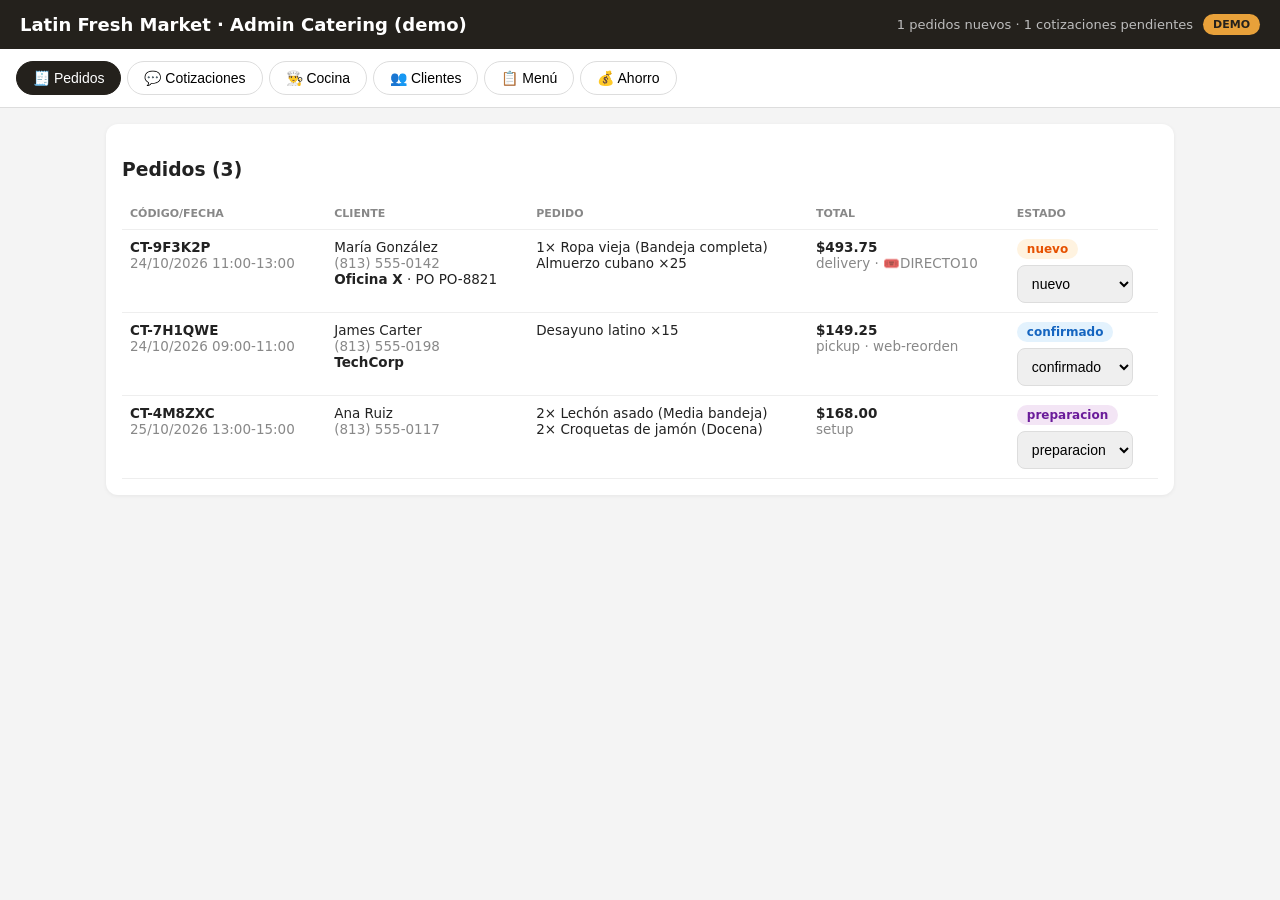
<file: catering/admin.html>
<!DOCTYPE html>
<html lang="es">
<head>
<meta charset="utf-8">
<meta name="viewport" content="width=device-width,initial-scale=1">
<title>Admin Catering</title>
<style>
*{box-sizing:border-box}body{font-family:system-ui,Arial,sans-serif;margin:0;background:#f4f4f4;color:#222}
header{background:#24211c;color:#fff;padding:14px 20px;display:flex;gap:10px;align-items:center;flex-wrap:wrap}
header h1{margin:0;font-size:18px;flex:1}
.tabs{display:flex;gap:6px;padding:12px 16px;flex-wrap:wrap;background:#fff;border-bottom:1px solid #ddd}
.tabs button{border:1px solid #ddd;background:#fff;border-radius:20px;padding:8px 16px;cursor:pointer;font-size:14px}
.tabs button.on{background:#24211c;color:#fff;border-color:#24211c}
.wrap{max-width:1100px;margin:0 auto;padding:16px}
.card{background:#fff;border-radius:12px;padding:16px;margin-bottom:14px;box-shadow:0 1px 4px rgba(0,0,0,.06)}
table{width:100%;border-collapse:collapse;font-size:13.5px}th,td{padding:9px 8px;border-bottom:1px solid #eee;text-align:left;vertical-align:top}
th{font-size:11px;text-transform:uppercase;color:#888}
.badge{display:inline-block;padding:3px 10px;border-radius:12px;font-size:12px;font-weight:700}
.nuevo{background:#fff3e0;color:#e65100}.confirmado{background:#e3f2fd;color:#1565c0}.preparacion{background:#f3e5f5;color:#6a1b9a}
.completado{background:#e8f5e9;color:#2e7d32}.cancelado{background:#ffebee;color:#c62828}.pendiente{background:#fff3e0;color:#e65100}
select,input,textarea{padding:9px 10px;border:1.5px solid #ddd;border-radius:8px;font-size:14px}
.btn{background:#b5342a;color:#fff;border:0;border-radius:8px;padding:10px 18px;font-weight:700;cursor:pointer}
.btn.sec{background:#fff;color:#222;border:1.5px solid #999}
.hide{display:none}.grid2{display:grid;grid-template-columns:1fr 1fr;gap:10px}
.big{font-size:30px;font-weight:800;color:#2e7d32}
@media print{header,.tabs,.noprint{display:none}.wrap{max-width:100%}}
</style>
</head>
<body>
<header><h1 id="t">Admin Catering</h1><span id="counts" style="font-size:13px;color:#bdbdbd"></span><span style="background:#e8a13a;color:#24211c;font-size:11px;font-weight:800;padding:4px 10px;border-radius:12px">DEMO</span></header>
<div class="tabs" id="tabs"></div>
<div class="wrap" id="pane"></div>
<script>
const DEMO_MENU = [{"category": "Bandejas calientes", "desc": "Nuestra famosa ropa vieja, cocinada lento por 6 horas", "id": "ropa-vieja", "name": "Ropa vieja", "sizes": [{"feeds": "8-10", "id": "half", "label": "Media bandeja", "price": 65}, {"feeds": "18-20", "id": "full", "label": "Bandeja completa", "price": 120}]}, {"category": "Bandejas calientes", "desc": "Pierna de cerdo marinada en mojo criollo", "id": "lechon", "name": "Lechón asado", "sizes": [{"feeds": "8-10", "id": "half", "label": "Media bandeja", "price": 70}, {"feeds": "18-20", "id": "full", "label": "Bandeja completa", "price": 130}]}, {"category": "Acompañamientos", "desc": "Arroz con frijoles negros, el clásico", "id": "con gri", "name": "Arroz congrí", "sizes": [{"feeds": "10-12", "id": "half", "label": "Media bandeja", "price": 35}, {"feeds": "22-25", "id": "full", "label": "Bandeja completa", "price": 60}]}, {"category": "Frituras", "desc": "Por docenas, recién hechas", "id": "croquetas", "name": "Croquetas de jamón", "sizes": [{"feeds": "6-8", "id": "dz", "label": "Docena", "price": 14}, {"feeds": "24-30", "id": "4dz", "label": "4 docenas", "price": 48}]}, {"category": "Frituras", "desc": "Carne, pollo o queso", "id": "empanadas", "name": "Empanadas", "sizes": [{"feeds": "6-8", "id": "dz", "label": "Docena", "price": 22}, {"feeds": "24-30", "id": "4dz", "label": "4 docenas", "price": 78}]}, {"category": "Postres", "desc": "Entero, para compartir", "id": "flan", "name": "Flan cubano", "sizes": [{"feeds": "10-12", "id": "uno", "label": "1 flan entero", "price": 28}]}];
const SAMPLE = {
orders: [
 {id:'a1', code:'CT-9F3K2P', serviceDate:'24/10/2026', timeWindow:'11:00-13:00', customer:{name:'María González', email:'maria@oficinax.com', phone:'(813) 555-0142'}, company:'Oficina X', poNumber:'PO-8821',
  items:[{qty:1,name:'Ropa vieja',size:'Bandeja completa'},{people:25,name:'Almuerzo cubano'}], total:493.75, fulfillment:'delivery', coupon:{code:'DIRECTO10'}, source:'web', status:'nuevo'},
 {id:'a2', code:'CT-7H1QWE', serviceDate:'24/10/2026', timeWindow:'09:00-11:00', customer:{name:'James Carter', email:'james@techcorp.com', phone:'(813) 555-0198'}, company:'TechCorp', poNumber:'',
  items:[{people:15,name:'Desayuno latino'}], total:149.25, fulfillment:'pickup', source:'web-reorden', status:'confirmado'},
 {id:'a3', code:'CT-4M8ZXC', serviceDate:'25/10/2026', timeWindow:'13:00-15:00', customer:{name:'Ana Ruiz', email:'ana.ruiz@mail.com', phone:'(813) 555-0117'}, company:'', poNumber:'',
  items:[{qty:2,name:'Lechón asado',size:'Media bandeja'},{qty:2,name:'Croquetas de jamón',size:'Docena'}], total:168.00, fulfillment:'setup', source:'web', status:'preparacion'}
],
quotes: [
 {id:'Q-54A1C0', serviceDate:'15/11/2026', customer:{name:'Roberto Díaz', email:'rdiaz@eventos.com', phone:'(813) 555-0133'}, company:'Eventos Díaz', people:80, notes:'Boda, 80 personas, montaje completo', status:'pendiente'}
],
customers: [
 {name:'María González', email:'maria@oficinax.com', phone:'(813) 555-0142', company:'Oficina X', orderCount:4, lastOrderAt:'2026-10-19'},
 {name:'James Carter', email:'james@techcorp.com', phone:'(813) 555-0198', company:'TechCorp', orderCount:7, lastOrderAt:'2026-10-18'},
 {name:'Ana Ruiz', email:'ana.ruiz@mail.com', phone:'(813) 555-0117', company:'', orderCount:1, lastOrderAt:'2026-10-17'}
],
menu: DEMO_MENU
};
const DEMO_CFG_MIN = {name:'Latin Fresh Market'};

const slug = 'latin-fresh';
const token = new URLSearchParams(location.search).get('token') || 'catering-admin-demo';
const H = { 'x-admin-token': token };
const TABNAMES = ['🧾 Pedidos', '💬 Cotizaciones', '👨‍🍳 Cocina', '👥 Clientes', '📋 Menú', '💰 Ahorro'];
let T = 0, CFG = null, DATA = { orders: [], quotes: [], customers: [], menu: [] };

async function api(p, opt = {}) {
  const m = p.match(/^\/(orders|quotes|customers|menu)(\/.*)?$/);
  const key = m ? m[1] : null;
  if (opt.method === 'PUT' && key === 'menu') { SAMPLE.menu = JSON.parse(opt.body).menu; return { menu: SAMPLE.menu }; }
  if (opt.method === 'PUT' && key === 'orders') { const o = SAMPLE.orders.find(x => x.id === m[2].slice(1)); Object.assign(o, JSON.parse(opt.body)); return { order: o }; }
  if (opt.method === 'PUT' && key === 'quotes') { const q = SAMPLE.quotes.find(x => x.id === m[2].slice(1)); Object.assign(q, JSON.parse(opt.body)); return { quote: q }; }
  return { [key]: SAMPLE[key] || [] };
}
async function init() {
  CFG = DEMO_CFG_MIN;
  document.getElementById('t').textContent = CFG.name + ' · Admin Catering (demo)';
  document.getElementById('tabs').innerHTML = TABNAMES.map((n, i) =>
    `<button class="${i === T ? 'on' : ''}" onclick="T=${i};render()">${n}</button>`).join('');
  await reload();
}
async function reload() {
  DATA.orders = (await api('/orders')).orders || [];
  DATA.quotes = (await api('/quotes')).quotes || [];
  DATA.customers = (await api('/customers')).customers || [];
  DATA.menu = (await api('/menu')).menu || [];
  const nuevos = DATA.orders.filter(o => o.status === 'nuevo').length;
  const qc = DATA.quotes.filter(q => q.status === 'pendiente').length;
  document.getElementById('counts').textContent = `${nuevos} pedidos nuevos · ${qc} cotizaciones pendientes`;
  render();
}
const money = n => '$' + Number(n || 0).toFixed(2);
const badge = s => `<span class="badge ${s}">${s}</span>`;

function render() {
  document.getElementById('tabs').innerHTML = TABNAMES.map((n, i) =>
    `<button class="${i === T ? 'on' : ''}" onclick="T=${i};render()">${n}</button>`).join('');
  [tabOrders, tabQuotes, tabKitchen, tabCustomers, tabMenu, tabSavings][T]();
}

// ---- Pedidos ----
function tabOrders() {
  const rows = DATA.orders.map(o => `<tr>
    <td><b>${o.code}</b><br><span style="color:#888">${o.serviceDate} ${o.timeWindow || ''}</span></td>
    <td>${o.customer.name}<br><span style="color:#888">${o.customer.phone}</span>${o.company ? `<br><b>${o.company}</b>${o.poNumber ? ' · PO ' + o.poNumber : ''}` : ''}</td>
    <td>${(o.items || []).map(l => `${l.qty ? l.qty + '× ' : ''}${l.name}${l.size ? ' (' + l.size + ')' : ''}${l.people ? ' ×' + l.people : ''}`).join('<br>')}</td>
    <td><b>${money(o.total)}</b><br><span style="color:#888">${o.fulfillment}${o.coupon ? ' · 🎟️' + o.coupon.code : ''}${o.source && o.source !== 'web' ? ' · ' + o.source : ''}</span></td>
    <td>${badge(o.status)}<br><select onchange="setStatus('${o.id}',this.value)" style="margin-top:6px">
      ${['nuevo', 'confirmado', 'preparacion', 'completado', 'cancelado'].map(s => `<option value="${s}" ${o.status === s ? 'selected' : ''}>${s}</option>`).join('')}
    </select></td>
  </tr>`).join('');
  document.getElementById('pane').innerHTML = `<div class="card">
    <h3>Pedidos (${DATA.orders.length})</h3>
    <div style="overflow-x:auto"><table><tr><th>Código/Fecha</th><th>Cliente</th><th>Pedido</th><th>Total</th><th>Estado</th></tr>${rows || '<tr><td colspan=5>Sin pedidos</td></tr>'}</table></div></div>`;
}
async function setStatus(id, status) {
  await api('/orders/' + id, { method: 'PUT', headers: { ...H, 'Content-Type': 'application/json' }, body: JSON.stringify({ status }) });
  await reload();
}

// ---- Cotizaciones ----
function tabQuotes() {
  const rows = DATA.quotes.map(q => `<tr>
    <td><b>${q.id}</b><br><span style="color:#888">${q.serviceDate || ''}</span></td>
    <td>${q.customer.name}<br><span style="color:#888">${q.customer.email} · ${q.customer.phone || ''}</span>${q.company ? `<br><b>${q.company}</b>` : ''}</td>
    <td>${q.people || ''} personas<br><span style="color:#888">${(q.notes || '').slice(0, 80)}</span></td>
    <td>${badge(q.status)}<br><select onchange="setQStatus('${q.id}',this.value)" style="margin-top:6px">
      ${['pendiente', 'enviada', 'aceptada', 'rechazada'].map(s => `<option value="${s}" ${q.status === s ? 'selected' : ''}>${s}</option>`).join('')}
    </select></td>
  </tr>`).join('');
  document.getElementById('pane').innerHTML = `<div class="card"><h3>Cotizaciones (${DATA.quotes.length})</h3>
    <div style="overflow-x:auto"><table><tr><th>ID/Fecha</th><th>Cliente</th><th>Detalle</th><th>Estado</th></tr>${rows || '<tr><td colspan=4>Sin cotizaciones</td></tr>'}</table></div></div>`;
}
async function setQStatus(id, status) {
  await api('/quotes/' + id, { method: 'PUT', headers: { ...H, 'Content-Type': 'application/json' }, body: JSON.stringify({ status }) });
  await reload();
}

// ---- Cocina: hoja de preparación por fecha ----
function tabKitchen() {
  const dates = [...new Set(DATA.orders.filter(o => o.status !== 'cancelado').map(o => o.serviceDate))].sort();
  const sel = document.getElementById('kdate') ? document.getElementById('kdate').value : dates[0];
  const orders = DATA.orders.filter(o => o.serviceDate === sel && o.status !== 'cancelado');
  const agg = {};
  orders.forEach(o => (o.items || []).forEach(l => {
    const key = l.name + (l.size ? '|' + l.size : '');
    agg[key] = agg[key] || { name: l.name, size: l.size || '', qty: 0, people: 0 };
    agg[key].qty += l.qty || 0; agg[key].people += l.people || 0;
  }));
  const rows = Object.values(agg).map(a => `<tr><td><b>${a.name}</b>${a.size ? ' (' + a.size + ')' : ''}</td><td>${a.qty || '—'}</td><td>${a.people || '—'}</td></tr>`).join('');
  const orderRows = orders.map(o => `<tr><td><b>${o.code}</b> · ${o.timeWindow || ''}</td><td>${o.customer.name}${o.company ? ' (' + o.company + ')' : ''}</td><td>${badge(o.status)}</td></tr>`).join('');
  document.getElementById('pane').innerHTML = `<div class="card">
    <h3>👨‍🍳 Hoja de cocina</h3>
    <div class="row noprint" style="display:flex;gap:10px;margin-bottom:12px">
      <select id="kdate" onchange="render()">${dates.map(d => `<option ${d === sel ? 'selected' : ''}>${d}</option>`).join('')}</select>
      <button class="btn sec" onclick="window.print()">🖨️ Imprimir</button>
    </div>
    <h4>Qué preparar — ${sel || '—'}</h4>
    <table><tr><th>Platillo</th><th>Cantidad</th><th>Personas</th></tr>${rows || '<tr><td colspan=3>—</td></tr>'}</table>
    <h4 style="margin-top:16px">Pedidos del día (${orders.length})</h4>
    <table><tr><th>Código</th><th>Cliente</th><th>Estado</th></tr>${orderRows}</table></div>`;
}

// ---- Clientes ----
function tabCustomers() {
  const rows = DATA.customers.map(c => `<tr><td><b>${c.name}</b><br><span style="color:#888">${c.email}<br>${c.phone}</span></td>
    <td>${c.company || '—'}</td><td>${c.orderCount}</td><td>${(c.lastOrderAt || '').slice(0, 10)}</td></tr>`).join('');
  document.getElementById('pane').innerHTML = `<div class="card"><h3>👥 Clientes (${DATA.customers.length})</h3>
    <p style="color:#666;font-size:13px">Base propia para recompra: navidad, fin de año, graduaciones. Exporte y úsela en su marketing.</p>
    <table><tr><th>Cliente</th><th>Empresa</th><th>Pedidos</th><th>Último</th></tr>${rows || '<tr><td colspan=4>—</td></tr>'}</table></div>`;
}

// ---- Menú (editor simple) ----
function tabMenu() {
  const rows = DATA.menu.map((m, i) => `<tr><td><b>${m.name}</b><br><span style="color:#888">${m.category || ''} · ${m.desc || ''}</span></td>
    <td>${(m.sizes || []).map(s => `${s.label}: ${money(s.price)} (${s.feeds})`).join('<br>')}</td>
    <td><button class="btn sec" onclick="delItem(${i})">✕</button></td></tr>`).join('');
  document.getElementById('pane').innerHTML = `<div class="card"><h3>📋 Menú</h3>
    <table><tr><th>Platillo</th><th>Tamaños</th><th></th></tr>${rows}</table>
    <h4>Agregar platillo</h4>
    <div class="grid2">
      <input id="m-name" placeholder="Nombre"><input id="m-cat" placeholder="Categoría">
      <input id="m-desc" placeholder="Descripción"><input id="m-sizes" placeholder="Tamaños: Media bandeja|65|8-10 ; Completa|120|18-20">
    </div>
    <p style="color:#888;font-size:12px">Formato de tamaños: <i>Etiqueta|precio|rinde</i> separados por <b>;</b></p>
    <button class="btn" onclick="addItem()">Agregar</button></div>`;
}
async function saveMenu(menu) {
  await api('/menu', { method: 'PUT', headers: { ...H, 'Content-Type': 'application/json' }, body: JSON.stringify({ menu }) });
  await reload();
}
async function addItem() {
  const sizes = document.getElementById('m-sizes').value.split(';').map(p => {
    const [label, price, feeds] = p.split('|').map(x => (x || '').trim());
    return { id: label.toLowerCase().replace(/\s+/g, '-'), label, price: +price || 0, feeds: feeds || '' };
  }).filter(s => s.label);
  DATA.menu.push({ id: 'm' + Date.now(), name: document.getElementById('m-name').value, category: document.getElementById('m-cat').value, desc: document.getElementById('m-desc').value, sizes });
  await saveMenu(DATA.menu);
}
async function delItem(i) { DATA.menu.splice(i, 1); await saveMenu(DATA.menu); }

// ---- Ahorro: calculadora vs marketplace ----
function tabSavings() {
  const v = window._sv || { sales: 5000, pct: 50 };
  const ezFee = v.sales * 0.18;
  const direct = v.sales * (v.pct / 100);
  const ownCost = 49 + direct * 0.03;
  const save = ezFee - (v.sales * (1 - v.pct / 100) * 0.18 + ownCost);
  document.getElementById('pane').innerHTML = `<div class="card"><h3>💰 Calculadora de ahorro vs marketplace</h3>
    <p style="color:#666;font-size:14px">Muéstrele al dueño, con sus números, cuánto pierde en comisiones.</p>
    <div class="grid2">
      <div><label>Ventas mensuales de catering ($)</label><input id="sv-sales" type="number" value="${v.sales}" oninput="updSv()"></div>
      <div><label>% que movería a pedidos directos</label><input id="sv-pct" type="number" value="${v.pct}" oninput="updSv()"></div>
    </div>
    <div class="card" style="background:#faf5ec;margin-top:14px">
      <div>Hoy en comisiones (~18%): <b style="color:#c62828">${money(ezFee)}/mes</b></div>
      <div>Con sistema propio ($49 + ~3%): <b>${money(v.sales * (1 - v.pct / 100) * 0.18 + ownCost)}/mes</b></div>
      <div style="margin-top:8px">Ahorro: <span class="big">${money(save)}/mes</span> = <b>${money(save * 12)}/año</b></div>
    </div></div>`;
}
function updSv() {
  window._sv = { sales: +document.getElementById('sv-sales').value || 0, pct: +document.getElementById('sv-pct').value || 0 };
  tabSavings();
}

init();
</script>
</body>
</html>
</file>
<file: theme-v2.css>
:root{
  --red:#b5342a; --red-d:#8e271f; --green:#1e6b3c; --green-d:#14522d;
  --cream:#faf5ec; --paper:#fffdf8; --char:#24211c; --mut:#6f675c; --gold:#e8a13a; --line:#e5dccb;
}
*{margin:0;padding:0;box-sizing:border-box}
body{font-family:"Segoe UI",system-ui,-apple-system,Arial,sans-serif;background:var(--cream);color:var(--char);line-height:1.6}
h1,h2,h3,.serif{font-family:Georgia,"Times New Roman",serif}
.wrap{max-width:1120px;margin:0 auto;padding:0 22px}
/* utility bar */
.util{background:var(--char);color:#e8e0d0;font-size:13px}
.util .wrap{display:flex;justify-content:space-between;align-items:center;padding-top:8px;padding-bottom:8px;gap:10px;flex-wrap:wrap}
.util a{color:#e8e0d0;text-decoration:none}
.lang{display:flex;gap:6px}
.lang button{background:transparent;border:1px solid #5a5347;color:#e8e0d0;padding:3px 12px;border-radius:20px;cursor:pointer;font-size:12.5px}
.lang button.on{background:var(--gold);border-color:var(--gold);color:var(--char);font-weight:700}
/* nav */
nav{position:sticky;top:0;z-index:50;background:var(--paper);border-bottom:3px solid var(--red);box-shadow:0 2px 10px rgba(0,0,0,.06)}
nav .wrap{display:flex;align-items:center;justify-content:space-between;padding-top:12px;padding-bottom:12px}
.brand{font-family:Georgia,serif;font-weight:700;font-size:22px;color:var(--red-d);text-decoration:none}
.brand small{display:block;font-family:inherit;font-size:11px;letter-spacing:3px;color:var(--green);font-weight:400}
.links{display:flex;gap:22px}
.links a{color:var(--char);text-decoration:none;font-weight:600;font-size:14.5px}
.links a:hover{color:var(--red)}
.cta{background:var(--red);color:#fff!important;padding:10px 20px;border-radius:8px;text-decoration:none;font-weight:700}
.cta:hover{background:var(--red-d)}
@media(max-width:760px){.links{display:none}}
/* hero */
.hero{background:var(--paper);border-bottom:1px solid var(--line)}
.hero .wrap{display:grid;grid-template-columns:1.05fr .95fr;gap:44px;align-items:center;padding-top:56px;padding-bottom:56px}
@media(max-width:860px){.hero .wrap{grid-template-columns:1fr}}
.kicker{display:inline-block;background:var(--green);color:#fff;font-size:12.5px;font-weight:700;letter-spacing:1.5px;text-transform:uppercase;padding:7px 16px;border-radius:30px;margin-bottom:18px}
.hero h1{font-size:clamp(34px,5vw,56px);line-height:1.12;margin-bottom:16px}
.hero h1 em{color:var(--red-d);font-style:normal;border-bottom:5px solid var(--gold)}
.hero p.lead{font-size:18px;color:var(--mut);margin-bottom:26px;max-width:46ch}
.hero-btns{display:flex;gap:14px;flex-wrap:wrap}
.btn{display:inline-block;padding:14px 28px;border-radius:10px;font-weight:700;text-decoration:none;font-size:16px}
.btn.red{background:var(--red);color:#fff}
.btn.red:hover{background:var(--red-d)}
.btn.outline{border:2px solid var(--char);color:var(--char)}
.btn.outline:hover{background:var(--char);color:#fff}
.hero figure{position:relative}
.hero img{width:100%;border-radius:18px;box-shadow:0 18px 44px rgba(36,33,28,.22);display:block}
.badge-card{position:absolute;left:-18px;bottom:26px;background:var(--paper);border-radius:14px;padding:14px 18px;box-shadow:0 10px 26px rgba(0,0,0,.16);border-left:6px solid var(--gold)}
.badge-card b{font-size:24px;color:var(--red-d)}
.badge-card span{display:block;font-size:13px;color:var(--mut)}
/* trust strip */
.trust{background:var(--char);color:#f2ead9}
.trust .wrap{display:grid;grid-template-columns:repeat(4,1fr);gap:10px;padding-top:20px;padding-bottom:20px;text-align:center}
@media(max-width:700px){.trust .wrap{grid-template-columns:repeat(2,1fr)}}
.trust b{display:block;font-size:21px;color:var(--gold)}
.trust span{font-size:13px;color:#cfc6b2}
/* sections */
section.block{padding:64px 0}
.sec-head{max-width:640px;margin-bottom:34px}
.sec-head .tag{color:var(--red);font-weight:700;letter-spacing:2px;text-transform:uppercase;font-size:13px}
.sec-head h2{font-size:clamp(28px,3.6vw,40px);margin:8px 0 10px}
.sec-head p{color:var(--mut)}
/* chalkboard menu */
.board{background:#22201b;color:#f5efe2;border-radius:18px;padding:38px 34px;box-shadow:0 16px 40px rgba(0,0,0,.18);border:10px solid #4a3b28}
.board h3{text-align:center;font-size:26px;letter-spacing:2px;color:var(--gold);margin-bottom:4px}
.board .sub{text-align:center;color:#cbbfa5;font-size:14px;margin-bottom:26px}
.menu-grid{display:grid;grid-template-columns:1fr 1fr;gap:6px 34px}
@media(max-width:640px){.menu-grid{grid-template-columns:1fr}}
.item{display:flex;justify-content:space-between;align-items:baseline;gap:12px;padding:11px 0;border-bottom:1px dashed #5a5347}
.item .n{font-weight:600}
.item .n small{display:block;font-weight:400;color:#cbbfa5;font-size:13px}
.item .p{color:var(--gold);font-weight:700;white-space:nowrap}
.menu-note{text-align:center;color:#cbbfa5;font-size:13px;margin-top:22px;font-style:italic}
.deli-layout{display:grid;grid-template-columns:1fr 1fr;gap:40px;align-items:center;margin-top:44px}
@media(max-width:860px){.deli-layout{grid-template-columns:1fr}}
.deli-layout img{width:100%;border-radius:16px;box-shadow:0 14px 34px rgba(0,0,0,.16)}
.check{list-style:none;margin-top:16px}
.check li{padding:9px 0 9px 34px;position:relative}
.check li::before{content:"✔";position:absolute;left:0;color:var(--green);font-weight:700}
/* departments */
.depts{display:grid;grid-template-columns:repeat(3,1fr);gap:20px}
@media(max-width:860px){.depts{grid-template-columns:repeat(2,1fr)}}
@media(max-width:560px){.depts{grid-template-columns:1fr}}
.dept{background:var(--paper);border:1px solid var(--line);border-radius:16px;padding:26px 22px;transition:transform .15s}
.dept:hover{transform:translateY(-4px);box-shadow:0 12px 28px rgba(0,0,0,.08)}
.dept .ic{font-size:34px}
.dept h3{margin:10px 0 6px;font-size:19px}
.dept p{color:var(--mut);font-size:14.5px}
.dept .tag2{display:inline-block;margin-top:10px;font-size:12px;font-weight:700;color:var(--green);background:#e7f2ea;padding:4px 12px;border-radius:20px}
/* story */
.story{background:var(--green-d);color:#f0ead9;border-radius:22px;padding:52px 46px;display:grid;grid-template-columns:1.2fr .8fr;gap:40px;align-items:center}
@media(max-width:860px){.story{grid-template-columns:1fr;padding:38px 28px}}
.story h2{font-size:clamp(28px,3.4vw,38px);margin-bottom:14px;color:#fff}
.story h2 em{color:var(--gold);font-style:normal}
.story p{margin-bottom:12px;color:#e3dccb}
.story .fact{background:rgba(255,255,255,.08);border-radius:14px;padding:22px;text-align:center}
.story .fact b{display:block;font-size:44px;color:var(--gold);font-family:Georgia,serif}
.story .fact span{font-size:14px}
/* locations */
.locs{display:grid;grid-template-columns:1fr 1fr;gap:22px}
@media(max-width:760px){.locs{grid-template-columns:1fr}}
.loc{background:var(--paper);border:1px solid var(--line);border-radius:16px;padding:30px}
.loc h3{font-size:22px;color:var(--red-d);margin-bottom:4px}
.loc .city{color:var(--mut);font-size:14px;margin-bottom:16px}
.loc dl{display:grid;grid-template-columns:auto 1fr;gap:8px 14px;font-size:15px}
.loc dt{font-weight:700;color:var(--green-d)}
.loc dd{margin:0}
.loc a{color:var(--red);font-weight:600}
.mapbtn{display:inline-block;margin-top:18px;background:var(--char);color:#fff!important;padding:10px 20px;border-radius:8px;text-decoration:none;font-size:14.5px}
/* reviews */
.revs{display:grid;grid-template-columns:repeat(3,1fr);gap:20px}
@media(max-width:860px){.revs{grid-template-columns:1fr}}
.rev{background:var(--paper);border:1px solid var(--line);border-radius:16px;padding:26px;display:flex;flex-direction:column}
.rev .stars{color:var(--gold);letter-spacing:3px;margin-bottom:10px}
.rev p{font-style:italic;color:var(--char);flex:1}
.rev .who{margin-top:14px;font-size:13.5px;color:var(--mut)}
.rev .who b{color:var(--char)}
.g-badge{text-align:center;margin-top:28px;font-size:15px}
.g-badge b{color:var(--red-d);font-size:22px}
/* catering */
.cater{background:linear-gradient(120deg,var(--red-d),var(--red));color:#fff;border-radius:22px;padding:46px;display:flex;justify-content:space-between;align-items:center;gap:30px;flex-wrap:wrap}
.cater h2{font-size:clamp(26px,3.2vw,36px);margin-bottom:8px}
.cater p{color:#f6ddd8;max-width:52ch}
.cater .btn{background:#fff;color:var(--red-d)!important}
/* footer */
footer{background:var(--char);color:#cfc6b2;margin-top:0}
footer .wrap{display:grid;grid-template-columns:1.2fr 1fr 1fr;gap:30px;padding-top:48px;padding-bottom:34px}
@media(max-width:760px){footer .wrap{grid-template-columns:1fr}}
footer h4{color:#fff;margin-bottom:12px;font-size:16px}
footer a{color:#cfc6b2;text-decoration:none}
footer a:hover{color:var(--gold)}
footer p,footer li{font-size:14.5px;list-style:none;margin-bottom:8px}
.copy{border-top:1px solid #3a352c;text-align:center;padding:18px;font-size:13px;color:#8f8674}
.wa{position:fixed;right:20px;bottom:20px;background:#25d366;color:#fff;width:58px;height:58px;border-radius:50%;display:flex;align-items:center;justify-content:center;font-size:30px;text-decoration:none;box-shadow:0 8px 22px rgba(0,0,0,.28);z-index:60}
.circ-banner{background:#fff8e1;border:2px dashed #e8a13a;border-radius:14px;padding:12px 16px;margin:0 0 16px;font-weight:700;color:#5d4037;text-align:center} .circ-chips{display:flex;gap:8px;overflow-x:auto;padding:2px 2px 14px;margin-bottom:6px} .circ-chip{flex:0 0 auto;border:2px solid var(--line);background:var(--paper);color:var(--char);font-weight:700;font-size:13px;border-radius:20px;padding:8px 16px;cursor:pointer} .circ-chip.on{background:var(--green);border-color:var(--green);color:#fff} .circ-grid{display:grid;grid-template-columns:repeat(auto-fill,minmax(220px,1fr));gap:18px} .circ-card{background:var(--paper);border:1px solid var(--line);border-radius:16px;overflow:hidden;position:relative} .circ-card img{width:100%;height:150px;object-fit:cover;display:block} .circ-card .cbadge{position:absolute;top:12px;left:12px;background:var(--red);color:#fff;font-size:11px;font-weight:800;letter-spacing:1px;border-radius:20px;padding:5px 12px} .circ-card .cbody{padding:16px 18px 20px} .circ-card h3{font-size:17px;margin-bottom:6px} .circ-card .cprice{font-size:22px;font-weight:800;color:var(--green)} .circ-card .cprice s{font-size:14px;color:#aaa;font-weight:400;margin-right:8px} .circ-card .cprice small{font-size:12px;color:var(--mut);font-weight:400} .open-dot{font-weight:800;font-size:13px;margin-left:10px} .open-dot.open{color:#1b5e20} .open-dot.closed{color:#b71c1c} 

/* store tabs */
.loc-tabs{display:flex;gap:10px;margin-bottom:24px}
.loc-tabs button{background:var(--paper);border:2px solid var(--line);color:var(--char);padding:10px 28px;border-radius:30px;font-weight:700;font-size:15px;cursor:pointer}
.loc-tabs button.on{background:var(--red);border-color:var(--red);color:#fff}
/* whatsapp band */
.wa-band{background:linear-gradient(120deg,#1f7a3d,var(--green-d));color:#fff;border-radius:22px;padding:48px 34px;text-align:center}
.wa-band h2{font-size:clamp(26px,3.2vw,36px);margin-bottom:10px}
.wa-band p{color:#dcefe2;max-width:52ch;margin:0 auto 24px}
.wa-band .btn{background:#fff;color:var(--green-d)!important}
/* join team */
.join{background:var(--paper);border:1px solid var(--line);border-radius:22px;padding:48px 34px;text-align:center;max-width:720px;margin:0 auto}
.join .em{font-size:44px}
.join h2{font-size:clamp(26px,3.2vw,34px);margin:10px 0}
.join p{color:var(--mut);margin-bottom:24px}
</file>
